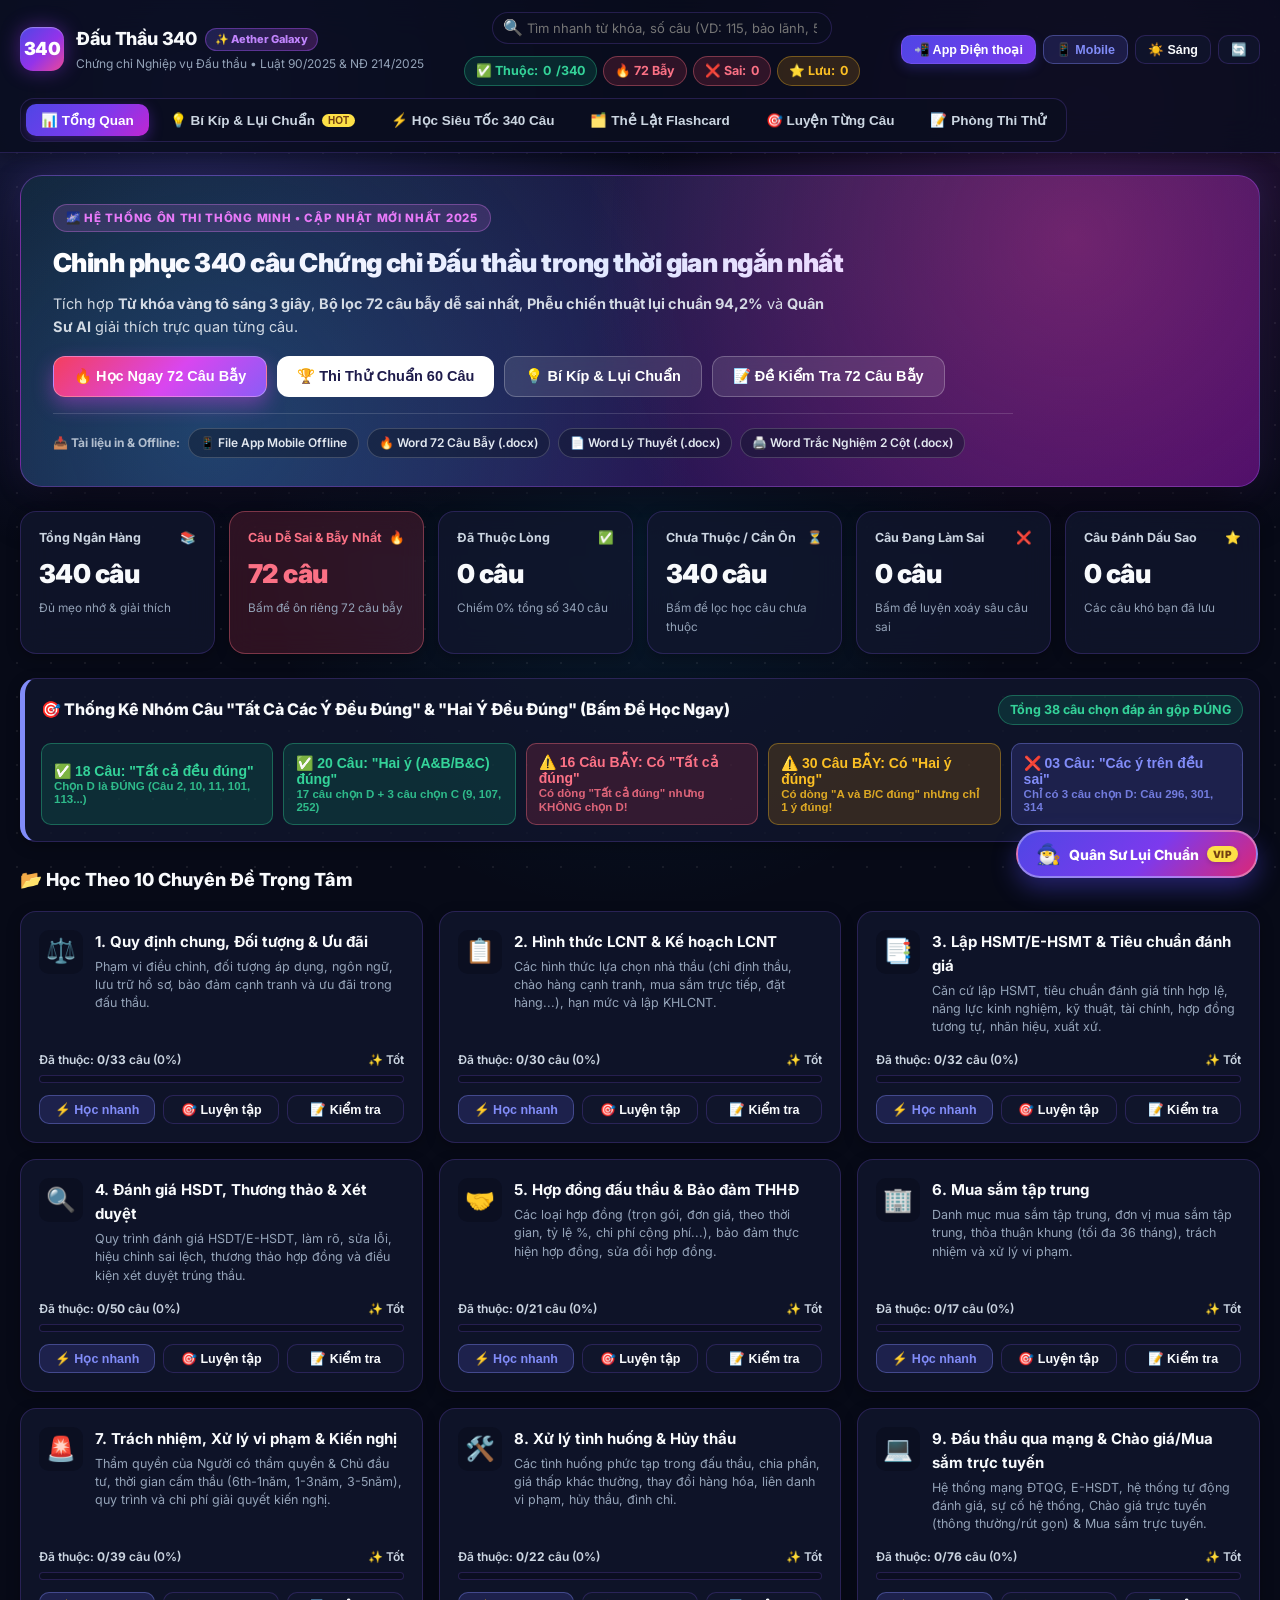
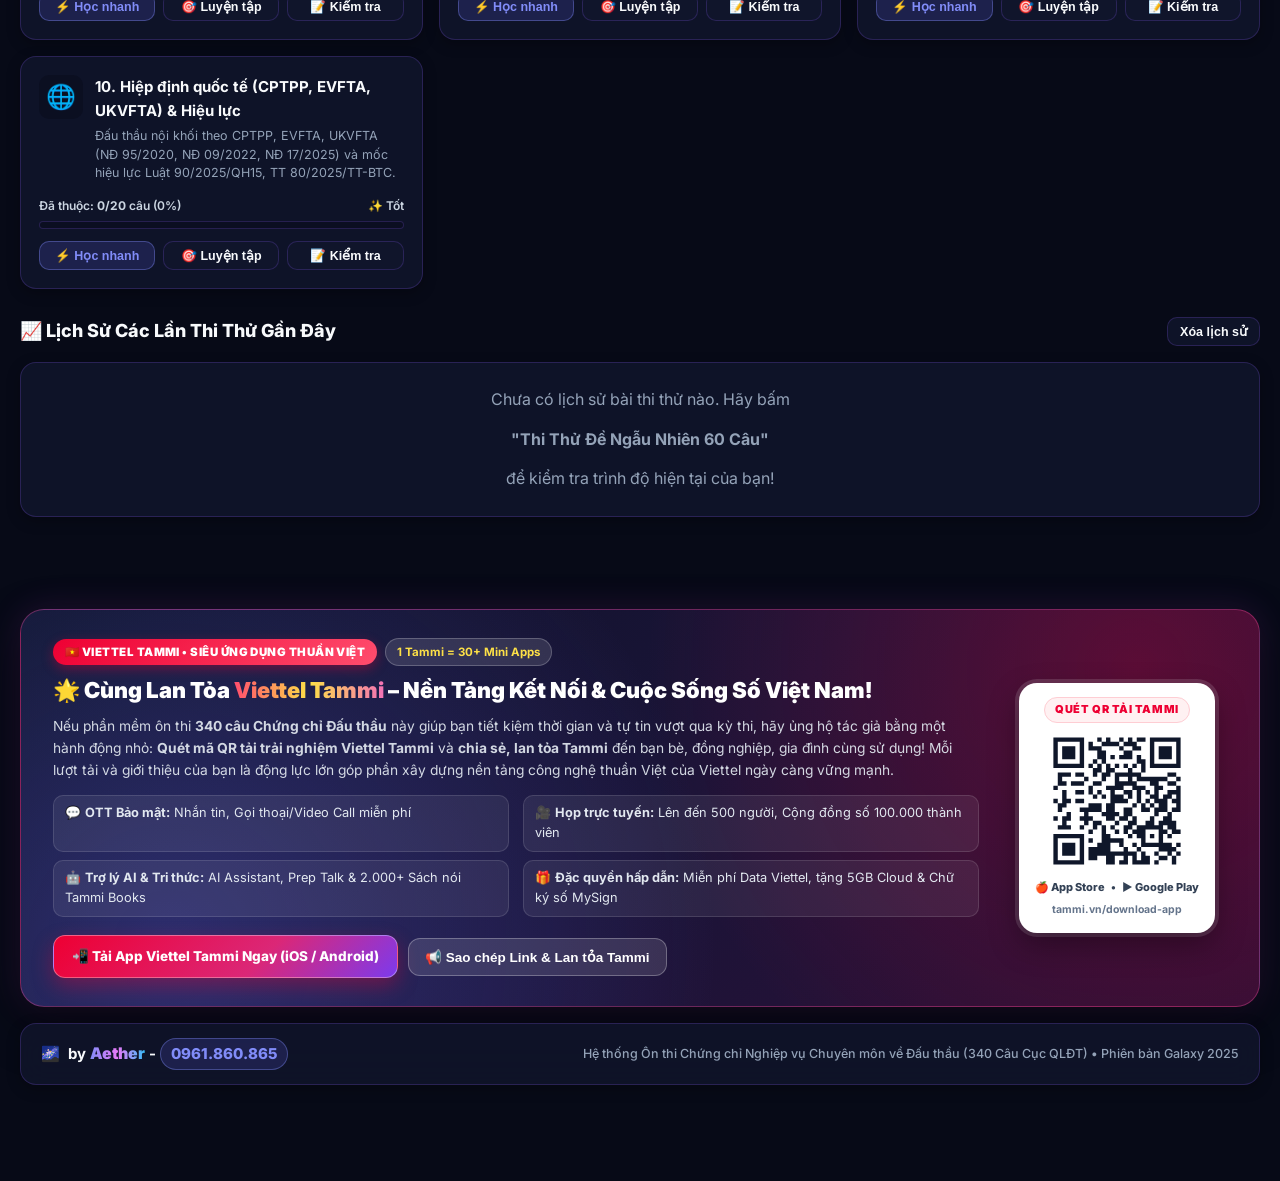
<file: index.html>
<!DOCTYPE html>
<html lang="vi" data-theme="dark">
<head>
  <meta charset="UTF-8" />
  <meta name="viewport" content="width=device-width, initial-scale=1.0, maximum-scale=1.0, user-scalable=no, viewport-fit=cover" />
  <meta name="theme-color" content="#090d1f" />
  <meta name="apple-mobile-web-app-capable" content="yes" />
  <meta name="apple-mobile-web-app-status-bar-style" content="black-translucent" />
  <meta name="apple-mobile-web-app-title" content="Đấu Thầu 340" />
  <link rel="manifest" href="manifest.json" />
  <title>Đấu Thầu 340 • Aether Galaxy – Học Siêu Tốc, Mẹo Lụi Chuẩn & Thi Thử</title>
  <link rel="preconnect" href="https://fonts.googleapis.com">
  <link rel="preconnect" href="https://fonts.gstatic.com" crossorigin>
  <link href="https://fonts.googleapis.com/css2?family=Inter:wght@400;500;600;700;800;900&display=swap" rel="stylesheet">
  <link rel="stylesheet" href="styles.css" />
</head>
<body>
  <!-- Header -->
  <header class="app-header">
    <div class="header-top">
      <div class="brand" onclick="switchTab('tab-dashboard')" style="cursor:pointer;">
        <div class="brand-logo">340</div>
        <div class="brand-text">
          <div style="display:flex; align-items:center; gap:8px; flex-wrap:wrap;">
            <h1>Đấu Thầu 340</h1>
            <span class="galaxy-pill-badge">✨ Aether Galaxy</span>
          </div>
          <p>Chứng chỉ Nghiệp vụ Đấu thầu • Luật 90/2025 & NĐ 214/2025</p>
        </div>
      </div>

      <div class="header-center-bar">
        <div class="search-input-wrap header-search-wrap">
          <span class="search-icon">🔍</span>
          <input type="text" id="global-keyword-search" class="input-control" placeholder="Tìm nhanh từ khóa, số câu (VD: 115, bảo lãnh, 500 triệu)..." />
        </div>

        <div class="header-stats-bar">
          <span class="mini-stat success" onclick="openSpeedWithFilter('MASTERED')" style="cursor:pointer;" title="Số câu bạn đã đánh dấu thuộc lòng">
            ✅ Thuộc: <strong id="hdr-mastered">0</strong>/340
          </span>
          <span class="mini-stat danger" onclick="openSpeedWithFilter('TRAP')" style="cursor:pointer;" title="Bấm để xem 72 câu bẫy dễ sai nhất">
            🔥 72 Bẫy
          </span>
          <span class="mini-stat danger" onclick="openPracticeWithFilter('WRONG')" style="cursor:pointer;" title="Số câu bạn từng chọn sai">
            ❌ Sai: <strong id="hdr-wrong">0</strong>
          </span>
          <span class="mini-stat warning" onclick="openSpeedWithFilter('BOOKMARKED')" style="cursor:pointer;" title="Số câu bạn đánh dấu sao">
            ⭐ Lưu: <strong id="hdr-bookmarked">0</strong>
          </span>
        </div>
      </div>

      <div class="header-actions">
        <button class="btn btn-sm btn-primary" id="btn-open-qr-modal" title="Quét mã QR hoặc tải bản Mobile Offline về điện thoại">
          📲 App Điện thoại
        </button>
        <button class="btn btn-sm btn-outline-primary" id="btn-mobile-view-toggle" title="Chuyển đổi giao diện Điện thoại / Máy tính">
          📱 Mobile
        </button>
        <button class="btn btn-sm" id="btn-theme-toggle" title="Đổi giao diện Galaxy Tối / Sáng">
          ☀️ Sáng
        </button>
        <button class="btn btn-sm" id="btn-reset-progress" title="Xóa tiến độ học để học lại từ đầu">
          🔄
        </button>
      </div>
    </div>

    <div class="nav-tabs-wrapper">
      <nav class="nav-tabs">
        <button class="nav-tab active" data-tab="tab-dashboard">
          📊 Tổng Quan
        </button>
        <button class="nav-tab" data-tab="tab-tips">
          💡 Bí Kíp & Lụi Chuẩn <span class="nav-badge">HOT</span>
        </button>
        <button class="nav-tab" data-tab="tab-speed">
          ⚡ Học Siêu Tốc 340 Câu
        </button>
        <button class="nav-tab" data-tab="tab-flashcard">
          🗂️ Thẻ Lật Flashcard
        </button>
        <button class="nav-tab" data-tab="tab-practice">
          🎯 Luyện Từng Câu
        </button>
        <button class="nav-tab" data-tab="tab-exam">
          📝 Phòng Thi Thử
        </button>
      </nav>
    </div>
  </header>

  <!-- Main Content -->
  <main class="main-container">
    <!-- TAB 1: DASHBOARD -->
    <section id="tab-dashboard" class="tab-panel active">
      <div class="hero-banner">
        <div class="hero-content">
          <div class="hero-eyebrow">🌌 HỆ THỐNG ÔN THI THÔNG MINH • CẬP NHẬT MỚI NHẤT 2025</div>
          <h2>Chinh phục 340 câu Chứng chỉ Đấu thầu trong thời gian ngắn nhất</h2>
          <p>
            Tích hợp <strong>Từ khóa vàng tô sáng 3 giây</strong>, <strong>Bộ lọc 72 câu bẫy dễ sai nhất</strong>, <strong>Phễu chiến thuật lụi chuẩn 94,2%</strong> và <strong>Quân Sư AI</strong> giải thích trực quan từng câu.
          </p>
          <div class="hero-actions">
            <button class="btn btn-lg btn-galaxy-cta" onclick="openSpeedWithFilter('TRAP')">
              🔥 Học Ngay 72 Câu Bẫy
            </button>
            <button class="btn btn-lg btn-white" onclick="startQuickExam(60, 60)">
              🏆 Thi Thử Chuẩn 60 Câu
            </button>
            <button class="btn btn-lg btn-glass" onclick="switchTab('tab-tips')">
              💡 Bí Kíp & Lụi Chuẩn
            </button>
            <button class="btn btn-lg btn-glass" onclick="startTrapExam()">
              📝 Đề Kiểm Tra 72 Câu Bẫy
            </button>
          </div>

          <div class="hero-downloads-bar">
            <span class="hero-dl-label">📥 Tài liệu in & Offline:</span>
            <a class="hero-dl-chip" href="On_Thi_Dau_Thau_340_Mobile_Offline.html" download>
              📱 File App Mobile Offline
            </a>
            <a class="hero-dl-chip" href="3_Bo_72_Cau_Hoi_De_Sai_Va_Nhieu_Bay_Nhat.docx" download>
              🔥 Word 72 Câu Bẫy (.docx)
            </a>
            <a class="hero-dl-chip" href="1_Tai_Lieu_Hoc_Ly_Thuyet_Va_Meo_Nho_340_Cau_Dau_Thau.docx" download>
              📄 Word Lý Thuyết (.docx)
            </a>
            <a class="hero-dl-chip" href="2_Bo_De_Trac_Nghiem_340_Cau_In_Tiet_Kiem_Giay.docx" download>
              🖨️ Word Trắc Nghiệm 2 Cột (.docx)
            </a>
          </div>
        </div>
      </div>

      <div class="stats-grid">
        <div class="stat-card" onclick="openSpeedWithFilter('ALL')">
          <div class="stat-card-header">
            <span>Tổng Ngân Hàng</span>
            <span>📚</span>
          </div>
          <div class="stat-card-value">340 câu</div>
          <div class="stat-card-sub">Đủ mẹo nhớ & giải thích</div>
        </div>

        <div class="stat-card" onclick="openSpeedWithFilter('TRAP')" style="border-color: var(--danger-border); background: var(--danger-light);">
          <div class="stat-card-header">
            <span style="color:var(--danger)">Câu Dễ Sai & Bẫy Nhất</span>
            <span>🔥</span>
          </div>
          <div class="stat-card-value" style="color:var(--danger)">72 câu</div>
          <div class="stat-card-sub">Bấm để ôn riêng 72 câu bẫy</div>
        </div>

        <div class="stat-card" onclick="openSpeedWithFilter('MASTERED')">
          <div class="stat-card-header">
            <span>Đã Thuộc Lòng</span>
            <span>✅</span>
          </div>
          <div class="stat-card-value" id="dash-mastered">0</div>
          <div class="stat-card-sub" id="dash-mastered-pct">Chiếm 0% tổng số câu</div>
        </div>

        <div class="stat-card" onclick="openSpeedWithFilter('UNLEARNED')">
          <div class="stat-card-header">
            <span>Chưa Thuộc / Cần Ôn</span>
            <span>⏳</span>
          </div>
          <div class="stat-card-value" id="dash-unlearned">340</div>
          <div class="stat-card-sub">Bấm để lọc học câu chưa thuộc</div>
        </div>

        <div class="stat-card" onclick="openPracticeWithFilter('WRONG')">
          <div class="stat-card-header">
            <span>Câu Đang Làm Sai</span>
            <span>❌</span>
          </div>
          <div class="stat-card-value" id="dash-wrong">0</div>
          <div class="stat-card-sub">Bấm để luyện xoáy sâu câu sai</div>
        </div>

        <div class="stat-card" onclick="openSpeedWithFilter('BOOKMARKED')">
          <div class="stat-card-header">
            <span>Câu Đánh Dấu Sao</span>
            <span>⭐</span>
          </div>
          <div class="stat-card-value" id="dash-bookmarked">0</div>
          <div class="stat-card-sub">Các câu khó bạn đã lưu</div>
        </div>
      </div>

      <!-- Thống kê nhanh nhóm câu Tất cả đều đúng / Hai ý đúng / Câu bẫy -->
      <div class="toolbar-card" style="margin-bottom: 24px; border-left: 5px solid var(--primary);">
        <div style="display:flex; justify-content:space-between; align-items:center; flex-wrap:wrap; gap:8px;">
          <h3 style="font-size:16px; font-weight:800; color:var(--text-main);">
            🎯 Thống Kê Nhóm Câu "Tất Cả Các Ý Đều Đúng" & "Hai Ý Đều Đúng" (Bấm Để Học Ngay)
          </h3>
          <span class="mini-stat success">Tổng 38 câu chọn đáp án gộp ĐÚNG</span>
        </div>
        <div style="display:grid; grid-template-columns: repeat(auto-fit, minmax(220px, 1fr)); gap:10px; margin-top:4px;">
          <button class="btn btn-outline-success" style="justify-content:flex-start; text-align:left; padding:10px 12px;" onclick="openSpeedWithFilter('ALL_CORRECT_18')">
            <div>
              <div style="font-weight:800; font-size:14px;">✅ 18 Câu: "Tất cả đều đúng"</div>
              <div style="font-size:11.5px; opacity:0.85;">Chọn D là ĐÚNG (Câu 2, 10, 11, 101, 113...)</div>
            </div>
          </button>
          <button class="btn btn-outline-success" style="justify-content:flex-start; text-align:left; padding:10px 12px;" onclick="openSpeedWithFilter('TWO_CORRECT_20')">
            <div>
              <div style="font-weight:800; font-size:14px;">✅ 20 Câu: "Hai ý (A&B/B&C) đúng"</div>
              <div style="font-size:11.5px; opacity:0.85;">17 câu chọn D + 3 câu chọn C (9, 107, 252)</div>
            </div>
          </button>
          <button class="btn btn-outline-danger" style="justify-content:flex-start; text-align:left; padding:10px 12px;" onclick="openSpeedWithFilter('TRAP_ALL_16')">
            <div>
              <div style="font-weight:800; font-size:14px;">⚠️ 16 Câu BẪY: Có "Tất cả đúng"</div>
              <div style="font-size:11.5px; opacity:0.85;">Có dòng "Tất cả đúng" nhưng KHÔNG chọn D!</div>
            </div>
          </button>
          <button class="btn btn-outline-warning" style="justify-content:flex-start; text-align:left; padding:10px 12px;" onclick="openSpeedWithFilter('TRAP_TWO_30')">
            <div>
              <div style="font-weight:800; font-size:14px;">⚠️ 30 Câu BẪY: Có "Hai ý đúng"</div>
              <div style="font-size:11.5px; opacity:0.85;">Có dòng "A và B/C đúng" nhưng chỉ 1 ý đúng!</div>
            </div>
          </button>
          <button class="btn btn-outline-primary" style="justify-content:flex-start; text-align:left; padding:10px 12px;" onclick="openSpeedWithFilter('ALL_WRONG_3')">
            <div>
              <div style="font-weight:800; font-size:14px;">❌ 03 Câu: "Các ý trên đều sai"</div>
              <div style="font-size:11.5px; opacity:0.85;">Chỉ có 3 câu chọn D: Câu 296, 301, 314</div>
            </div>
          </button>
        </div>
      </div>

      <div class="section-header">
        <div class="section-title">📂 Học Theo 10 Chuyên Đề Trọng Tâm</div>
      </div>
      <div id="topics-grid-container" class="topics-grid"></div>

      <div class="section-header">
        <div class="section-title">📈 Lịch Sử Các Lần Thi Thử Gần Đây</div>
        <button class="btn btn-sm" id="btn-clear-history">Xóa lịch sử</button>
      </div>
      <div id="exam-history-container"></div>
    </section>

    <!-- TAB 2: MASTER TIPS (BÍ KÍP & MẸO NHỚ NHANH) -->
    <section id="tab-tips" class="tab-panel">
      <div class="toolbar-card">
        <div class="toolbar-row" style="justify-content: space-between;">
          <div>
            <h2 style="font-size: 18px; font-weight: 800; margin-bottom: 4px;">
              💡 Tổng Hợp Bí Kíp & Mẹo Ghi Nhớ Hệ Thống 340 Câu
            </h2>
            <p style="font-size: 13px; color: var(--text-secondary);">
              Đọc kỹ 6 bảng quy luật dưới đây giúp bạn giải quyết nhanh hơn 200/340 câu chỉ trong 3 giây! <strong>Chạm vào từng nút [Câu #]</strong> để xem ngay câu hỏi đó.
            </p>
          </div>
          <div class="search-input-wrap" style="max-width: 340px;">
            <span class="search-icon">🔍</span>
            <input type="text" id="tips-search-input" class="input-control" placeholder="Tìm mẹo (VD: 500 triệu, 05 ngày, cấm thầu, bẫy...)" />
          </div>
        </div>
      </div>

      <div id="master-tips-container"></div>
    </section>

    <!-- TAB 3: SPEED STUDY (HỌC SIÊU TỐC 340 CÂU) -->
    <section id="tab-speed" class="tab-panel">
      <div class="toolbar-card collapsible-mobile expanded" id="speed-toolbar-card">
        <button class="btn mobile-filter-toggle-btn" onclick="toggleMobileFilter('speed-toolbar-card')">
          <span>🌪️ Bộ lọc & Chế độ Học Siêu Tốc</span>
          <span>Ẩn/Hiện ▾</span>
        </button>

        <div class="toolbar-collapsible-body">
          <div class="toolbar-row">
            <div class="search-input-wrap">
              <span class="search-icon">🔍</span>
              <input type="text" id="speed-search" class="input-control" placeholder="Tìm số câu (VD: 104) hoặc từ khóa..." />
            </div>

            <select id="speed-topic-filter" class="select-control">
              <option value="ALL">📂 Tất cả 10 chủ đề (340 câu)</option>
            </select>

            <select id="speed-range-filter" class="select-control">
              <option value="ALL">🔢 Tất cả cụm câu (1 - 340)</option>
              <option value="1-50">Cụm 1: Câu 1 – 50</option>
              <option value="51-100">Cụm 2: Câu 51 – 100</option>
              <option value="101-150">Cụm 3: Câu 101 – 150</option>
              <option value="151-200">Cụm 4: Câu 151 – 200</option>
              <option value="201-250">Cụm 5: Câu 201 – 250</option>
              <option value="251-300">Cụm 6: Câu 251 – 300</option>
              <option value="301-340">Cụm 7: Câu 301 – 340</option>
            </select>

            <select id="speed-status-filter" class="select-control">
              <option value="ALL">📌 Mọi trạng thái (340 câu)</option>
              <option value="TRAP">🔥 72 Câu Dễ Sai & Nhiều Bẫy Nhất</option>
              <option value="ALL_CORRECT_18">✅ 18 Câu chọn "Tất cả các ý đều đúng"</option>
              <option value="TWO_CORRECT_20">✅ 20 Câu chọn "Hai ý (A&B / B&C) đều đúng"</option>
              <option value="COMBINED_38">✅ Tổng 38 Câu chọn Đáp án gộp ĐÚNG</option>
              <option value="TRAP_ALL_16">⚠️ 16 Câu BẪY có "Tất cả đúng" nhưng KHÔNG chọn</option>
              <option value="TRAP_TWO_30">⚠️ 30 Câu BẪY có "Hai ý đúng" nhưng KHÔNG chọn</option>
              <option value="ALL_WRONG_3">❌ 03 Câu chọn "Các phương án trên đều sai"</option>
              <option value="UNLEARNED">⏳ Chưa thuộc</option>
              <option value="MASTERED">✅ Đã thuộc lòng</option>
              <option value="WRONG">❌ Câu hay làm sai</option>
              <option value="BOOKMARKED">⭐ Câu đánh dấu sao</option>
            </select>
          </div>

          <div style="display:flex; align-items:center; gap:6px; flex-wrap:wrap;">
            <span style="font-size:12px; font-weight:700; color:var(--text-muted);">🏷️ Từ khóa tra nhanh:</span>
            <button class="q-chip" onclick="quickKeywordSearch('05 ngày làm việc')">05 ngày làm việc</button>
            <button class="q-chip" onclick="quickKeywordSearch('03 ngày làm việc')">03 ngày làm việc</button>
            <button class="q-chip" onclick="quickKeywordSearch('500 triệu')">500 triệu</button>
            <button class="q-chip" onclick="quickKeywordSearch('hợp đồng tương tự')">Hợp đồng tương tự</button>
            <button class="q-chip" onclick="quickKeywordSearch('cấm tham gia')">Cấm thầu</button>
            <button class="q-chip" onclick="quickKeywordSearch('kiến nghị')">Kiến nghị</button>
            <button class="q-chip" onclick="quickKeywordSearch('liên danh')">Liên danh</button>
            <button class="q-chip" onclick="quickKeywordSearch('chào giá trực tuyến')">Chào giá trực tuyến</button>
            <button class="q-chip" onclick="quickKeywordSearch('mua sắm trực tuyến')">Mua sắm trực tuyến</button>
            <button class="q-chip" onclick="quickKeywordSearch('mua sắm tập trung')">Mua sắm tập trung</button>
            <button class="q-chip" onclick="quickKeywordSearch('bảo đảm thực hiện hợp đồng')">Bảo đảm THHĐ</button>
            <button class="q-chip" onclick="quickKeywordSearch('hủy thầu')">Hủy thầu</button>
            <button class="q-chip" onclick="quickKeywordSearch('CPTPP')">CPTPP / Hiệp định</button>
            <button class="q-chip" style="color:var(--danger); border-color:var(--danger-border);" onclick="quickKeywordSearch('')">✖ Xóa lọc từ khóa</button>
          </div>

          <div class="toolbar-row" style="justify-content: space-between;">
            <div class="mode-toggles">
              <label class="toggle-pill active" id="pill-hl-keywords">
                <input type="checkbox" id="chk-hl-keywords" checked style="display:none;" />
                ✨ Tô sáng Từ Khóa
              </label>

              <label class="toggle-pill" id="pill-only-correct">
                <input type="checkbox" id="chk-only-correct" style="display:none;" />
                🎯 Chỉ hiện Đáp Án Đúng
              </label>

              <label class="toggle-pill" id="pill-recall-mask">
                <input type="checkbox" id="chk-recall-mask" style="display:none;" />
                🙈 Tự nhẩm (Che đáp án)
              </label>

              <button class="btn btn-sm" id="btn-speed-shuffle">
                🔀 Xáo trộn
              </button>
            </div>

            <div style="font-size: 13px; color: var(--text-secondary); font-weight: 600;">
              Hiển thị: <strong id="speed-count-label">340</strong> câu
            </div>
          </div>
        </div>
      </div>

      <div id="speed-list-container"></div>

      <div class="pagination-bar" id="speed-pagination"></div>
    </section>

    <!-- TAB 4: FLASHCARDS (THẺ GHI NHỚ) -->
    <section id="tab-flashcard" class="tab-panel">
      <div class="toolbar-card">
        <div class="toolbar-row" style="justify-content: space-between;">
          <div style="display:flex; gap: 8px; flex-wrap: wrap; align-items: center; flex:1;">
            <select id="fc-topic-filter" class="select-control" style="flex:1; min-width:160px;">
              <option value="ALL">📂 Tất cả 10 chủ đề</option>
            </select>

            <select id="fc-status-filter" class="select-control" style="flex:1; min-width:160px;">
              <option value="ALL">📌 Tất cả thẻ (340)</option>
              <option value="TRAP">🔥 Chỉ 72 thẻ Câu Dễ Sai & Bẫy Nhất</option>
              <option value="ALL_CORRECT_18">✅ 18 Câu chọn "Tất cả đều đúng"</option>
              <option value="TWO_CORRECT_20">✅ 20 Câu chọn "Hai ý đều đúng"</option>
              <option value="TRAP_ALL_16">⚠️ 16 Câu BẪY có "Tất cả đều đúng"</option>
              <option value="TRAP_TWO_30">⚠️ 30 Câu BẪY có "Hai ý đều đúng"</option>
              <option value="ALL_WRONG_3">❌ 03 Câu chọn "Các ý đều sai"</option>
              <option value="UNLEARNED">⏳ Chỉ thẻ Chưa thuộc</option>
              <option value="WRONG">❌ Chỉ thẻ Hay sai</option>
              <option value="BOOKMARKED">⭐ Chỉ thẻ Đánh dấu sao</option>
              <option value="MASTERED">✅ Chỉ thẻ Đã thuộc</option>
            </select>

            <button class="btn btn-sm btn-outline-primary" id="btn-fc-shuffle">
              🔀 Xáo trộn thẻ
            </button>
          </div>

          <div style="font-size: 13.5px; font-weight: 800; color: var(--primary);">
            Thẻ <span id="fc-index-label">1 / 340</span>
          </div>
        </div>
      </div>

      <div class="mobile-swipe-hint">
        👆 Chạm vào thẻ để lật • Vuốt ngang Trái / Phải để chuyển thẻ tiếp theo
      </div>

      <div class="flashcard-container">
        <div class="flashcard-stage">
          <div class="flashcard-box" id="flashcard-box">
            <!-- Dynamic Flashcard Content -->
          </div>
          <div class="fc-hint">
            Phím tắt nhanh: <span class="kbd">Space</span> Lật thẻ • <span class="kbd">←</span> / <span class="kbd">→</span> Chuyển thẻ • <span class="kbd">1</span> Cần ôn lại • <span class="kbd">2</span> Đã thuộc lòng • <span class="kbd">S</span> Đánh dấu sao
          </div>
        </div>

        <div class="fc-controls">
          <button class="btn" id="btn-fc-prev">⬅️ Trước</button>
          <button class="btn btn-outline-warning" id="btn-fc-learning">⏳ Cần ôn</button>
          <button class="btn btn-primary" id="btn-fc-flip">🔄 Lật thẻ</button>
          <button class="btn btn-success" id="btn-fc-mastered">✅ Đã thuộc!</button>
          <button class="btn" id="btn-fc-next">Tiếp ➡️</button>
        </div>
      </div>
    </section>

    <!-- TAB 5: INTERACTIVE PRACTICE (LUYỆN TẬP TỪNG CÂU) -->
    <section id="tab-practice" class="tab-panel">
      <div class="toolbar-card collapsible-mobile" id="prac-toolbar-card">
        <button class="btn mobile-filter-toggle-btn" onclick="toggleMobileFilter('prac-toolbar-card')">
          <span>🎯 Bộ lọc Luyện Tập (<strong id="mob-prac-stat-inline">Đúng: 0 | Sai: 0</strong>)</span>
          <span>Đổi bộ lọc ▾</span>
        </button>

        <div class="toolbar-collapsible-body">
          <div class="toolbar-row" style="justify-content: space-between;">
            <div style="display:flex; gap: 10px; flex-wrap: wrap; align-items: center;">
              <select id="prac-topic-filter" class="select-control">
                <option value="ALL">📂 Tất cả 10 chủ đề (340 câu)</option>
              </select>

              <select id="prac-range-filter" class="select-control">
                <option value="ALL">🔢 Tất cả cụm câu (1 - 340)</option>
                <option value="1-50">Cụm 1: Câu 1 – 50</option>
                <option value="51-100">Cụm 2: Câu 51 – 100</option>
                <option value="101-150">Cụm 3: Câu 101 – 150</option>
                <option value="151-200">Cụm 4: Câu 151 – 200</option>
                <option value="201-250">Cụm 5: Câu 201 – 250</option>
                <option value="251-300">Cụm 6: Câu 251 – 300</option>
                <option value="301-340">Cụm 7: Câu 301 – 340</option>
              </select>

              <select id="prac-status-filter" class="select-control">
                <option value="ALL">📌 Tất cả câu hỏi</option>
                <option value="TRAP">🔥 Chỉ 72 câu Dễ Sai & Bẫy Nhất</option>
                <option value="ALL_CORRECT_18">✅ 18 Câu chọn "Tất cả đều đúng"</option>
                <option value="TWO_CORRECT_20">✅ 20 Câu chọn "Hai ý đều đúng"</option>
                <option value="TRAP_ALL_16">⚠️ 16 Câu BẪY có "Tất cả đều đúng"</option>
                <option value="TRAP_TWO_30">⚠️ 30 Câu BẪY có "Hai ý đều đúng"</option>
                <option value="ALL_WRONG_3">❌ 03 Câu chọn "Các ý đều sai"</option>
                <option value="UNLEARNED">⏳ Chỉ câu Chưa thuộc</option>
                <option value="WRONG">❌ Chỉ câu Hay làm sai</option>
                <option value="BOOKMARKED">⭐ Chỉ câu Đánh dấu sao</option>
                <option value="MASTERED">✅ Chỉ câu Đã thuộc</option>
              </select>

              <label class="toggle-pill" id="pill-prac-shuffle-q">
                <input type="checkbox" id="chk-prac-shuffle-q" style="display:none;" />
                🔀 Xáo trộn câu
              </label>

              <label class="toggle-pill" id="pill-prac-shuffle-opt">
                <input type="checkbox" id="chk-prac-shuffle-opt" style="display:none;" />
                🎲 Xáo trộn đáp án
              </label>
            </div>

            <div style="display:flex; align-items:center; gap: 8px;">
              <span style="font-size: 13px; font-weight: 700; color: var(--text-secondary);">
                Đúng: <strong id="prac-score-correct" style="color:var(--success)">0</strong> |
                Sai: <strong id="prac-score-wrong" style="color:var(--danger)">0</strong>
              </span>
              <button class="btn btn-sm" id="btn-prac-reset-session">Làm mới</button>
            </div>
          </div>
        </div>
      </div>

      <div class="mobile-swipe-hint">
        👆 Chạm chọn đáp án A/B/C/D • Vuốt ngang Trái / Phải để chuyển câu
      </div>

      <div class="exam-layout">
        <div id="prac-question-area"></div>

        <aside class="exam-sidebar">
          <div style="display:flex; justify-content:space-between; align-items:center; margin-bottom:10px;">
            <h3 style="font-size:14.5px; font-weight:800;">Bảng Câu Hỏi Luyện Tập</h3>
            <span id="prac-progress-text" style="font-size:12.5px; color:var(--text-muted); font-weight:600;">1 / 340</span>
          </div>
          <div id="prac-palette" class="palette-grid"></div>
          <div style="font-size: 12px; color: var(--text-muted); line-height: 1.5;">
            💡 <strong>Mẹo thao tác nhanh:</strong> Bấm phím <span class="kbd">A</span> <span class="kbd">B</span> <span class="kbd">C</span> <span class="kbd">D</span> hoặc <span class="kbd">1</span> <span class="kbd">2</span> <span class="kbd">3</span> <span class="kbd">4</span> để chọn đáp án; bấm <span class="kbd">Enter</span> hoặc <span class="kbd">→</span> để sang câu kế tiếp.
          </div>
        </aside>
      </div>
    </section>

    <!-- TAB 6: EXAM MODE (THI THỬ & KIỂM TRA XÁO TRỘN CÂU) -->
    <section id="tab-exam" class="tab-panel">
      <!-- Exam Setup View -->
      <div id="exam-setup-view">
        <div class="toolbar-card" style="padding: 20px;">
          <h2 style="font-size: 20px; font-weight: 800; margin-bottom: 6px;">
            📝 Phòng Thi Thử & Kiểm Tra Xáo Trộn Câu Hỏi
          </h2>
          <p style="font-size: 13.5px; color: var(--text-secondary); margin-bottom: 16px;">
            Chọn một chế độ đề thi chuẩn dưới đây hoặc tự cấu hình đề kiểm tra theo ý muốn.
          </p>

          <div class="stats-grid" style="margin-bottom: 20px;">
            <div class="stat-card" style="border-color: var(--primary-border); background: var(--primary-light);" onclick="startQuickExam(60, 60, 'ALL', true)">
              <div class="stat-card-header">
                <span style="color:var(--primary)">ĐỀ CHUẨN SÁT HẠCH</span>
                <span>🏆</span>
              </div>
              <div class="stat-card-value" style="color:var(--primary)">60 câu / 60p</div>
              <div class="stat-card-sub">Phân bổ đều 10 chủ đề • Xáo trộn</div>
            </div>

            <div class="stat-card" style="border-color: var(--danger-border); background: var(--danger-light);" onclick="startTrapExam()">
              <div class="stat-card-header">
                <span style="color:var(--danger)">ĐỀ 72 CÂU BẪY DỄ SAI</span>
                <span>🔥</span>
              </div>
              <div class="stat-card-value" style="color:var(--danger)">72 câu / 60p</div>
              <div class="stat-card-sub">Kiểm tra riêng 72 câu nhiều bẫy nhất</div>
            </div>

            <div class="stat-card" onclick="startQuickExam(30, 30, 'ALL', false)">
              <div class="stat-card-header">
                <span>ĐỀ KIỂM TRA NHANH</span>
                <span>⚡</span>
              </div>
              <div class="stat-card-value">30 câu / 30p</div>
              <div class="stat-card-sub">Lấy ngẫu nhiên 30 câu bất kỳ</div>
            </div>

            <div class="stat-card" onclick="startWeaknessExam()">
              <div class="stat-card-header">
                <span>ĐỀ XOÁY SÂU CÂU SAI</span>
                <span>🎯</span>
              </div>
              <div class="stat-card-value">Ôn Điểm Yếu</div>
              <div class="stat-card-sub">Ưu tiên câu bạn làm sai / chưa thuộc</div>
            </div>
          </div>

          <div style="border-top: 1px solid var(--border-color); padding-top: 16px;">
            <h3 style="font-size: 15px; font-weight: 800; margin-bottom: 12px;">⚙️ Tự Tạo Đề Kiểm Tra Tùy Chỉnh</h3>
            <div class="toolbar-row" style="gap: 12px;">
              <div style="flex:1; min-width:140px;">
                <label style="display:block; font-size:12px; font-weight:700; margin-bottom:4px;">Số lượng câu:</label>
                <select id="custom-exam-count" class="select-control">
                  <option value="20">20 câu</option>
                  <option value="30">30 câu</option>
                  <option value="50">50 câu</option>
                  <option value="60" selected>60 câu (Chuẩn thi)</option>
                  <option value="100">100 câu</option>
                  <option value="340">Tất cả (340 câu)</option>
                </select>
              </div>

              <div style="flex:1; min-width:140px;">
                <label style="display:block; font-size:12px; font-weight:700; margin-bottom:4px;">Thời gian:</label>
                <select id="custom-exam-time" class="select-control">
                  <option value="15">15 phút</option>
                  <option value="30">30 phút</option>
                  <option value="45">45 phút</option>
                  <option value="60" selected>60 phút</option>
                  <option value="90">90 phút</option>
                  <option value="0">Không giới hạn</option>
                </select>
              </div>

              <div style="flex:1; min-width:180px;">
                <label style="display:block; font-size:12px; font-weight:700; margin-bottom:4px;">Chủ đề kiểm tra:</label>
                <select id="custom-exam-topic" class="select-control">
                  <option value="ALL">Tất cả 10 chủ đề</option>
                </select>
              </div>

              <div style="flex:1; min-width:160px;">
                <label style="display:block; font-size:12px; font-weight:700; margin-bottom:4px;">Từ câu – Đến câu:</label>
                <div style="display:flex; align-items:center; gap:6px;">
                  <input type="number" id="custom-exam-from" class="input-control" value="1" min="1" max="340" />
                  <span>-</span>
                  <input type="number" id="custom-exam-to" class="input-control" value="340" min="1" max="340" />
                </div>
              </div>
            </div>

            <div class="toolbar-row" style="margin-top: 14px; justify-content: space-between;">
              <div class="mode-toggles">
                <label class="toggle-pill active" id="pill-exam-shuffle-q">
                  <input type="checkbox" id="chk-exam-shuffle-q" checked style="display:none;" />
                  🔀 Xáo trộn câu hỏi
                </label>
                <label class="toggle-pill" id="pill-exam-shuffle-opt">
                  <input type="checkbox" id="chk-exam-shuffle-opt" style="display:none;" />
                  🎲 Xáo trộn phương án
                </label>
              </div>

              <button class="btn btn-lg btn-primary" id="btn-start-custom-exam" style="width:100%; max-width:320px;">
                🚀 Bắt Đầu Làm Bài Kiểm Tra
              </button>
            </div>
          </div>
        </div>
      </div>

      <!-- Active Exam & Result View -->
      <div id="exam-active-view" style="display:none;">
        <div id="exam-result-banner" style="display:none; margin-bottom: 16px;"></div>

        <div class="exam-layout">
          <div id="exam-main-column">
            <!-- Single question or full review list -->
          </div>

          <aside class="exam-sidebar">
            <div class="timer-box" id="exam-timer-display">60:00</div>

            <div style="display:flex; justify-content:space-between; font-size:13px; font-weight:700; margin-bottom:10px;">
              <span>Đã trả lời: <strong id="exam-answered-count">0/60</strong></span>
              <span>Đặt cờ: <strong id="exam-flagged-count">0</strong></span>
            </div>

            <div id="exam-palette" class="palette-grid"></div>

            <div style="display:flex; flex-direction:column; gap:8px;">
              <button class="btn btn-primary" id="btn-submit-exam" style="width:100%;">
                📤 Nộp Bài & Chấm Điểm
              </button>
              <button class="btn btn-sm" id="btn-exit-exam" style="width:100%;">
                ⬅️ Quay lại tạo đề mới
              </button>
            </div>
          </aside>
        </div>
      </div>
    </section>
  </main>

  <!-- Galaxy Footer: Author Credit (by Aether - 0961.860.865) & Viettel Tammi Call-to-Action + QR -->
  <footer class="galaxy-footer">
    <div class="galaxy-footer-inner">
      <div class="tammi-showcase-card">
        <div class="tammi-content-col">
          <div class="tammi-badge-row">
            <span class="tammi-brand-pill">🇻🇳 VIETTEL TAMMI • SIÊU ỨNG DỤNG THUẦN VIỆT</span>
            <span class="tammi-sub-pill">1 Tammi = 30+ Mini Apps</span>
          </div>
          <h3 class="tammi-headline">
            🌟 Cùng Lan Tỏa <span>Viettel Tammi</span> – Nền Tảng Kết Nối & Cuộc Sống Số Việt Nam!
          </h3>
          <p class="tammi-desc">
            Nếu phần mềm ôn thi <strong>340 câu Chứng chỉ Đấu thầu</strong> này giúp bạn tiết kiệm thời gian và tự tin vượt qua kỳ thi, hãy ủng hộ tác giả bằng một hành động nhỏ: <strong>Quét mã QR tải trải nghiệm Viettel Tammi</strong> và <strong>chia sẻ, lan tỏa Tammi</strong> đến bạn bè, đồng nghiệp, gia đình cùng sử dụng! Mỗi lượt tải và giới thiệu của bạn là động lực lớn góp phần xây dựng nền tảng công nghệ thuần Việt của Viettel ngày càng vững mạnh.
          </p>

          <div class="tammi-features-grid">
            <div class="tammi-feat-item">💬 <strong>OTT Bảo mật:</strong> Nhắn tin, Gọi thoại/Video Call miễn phí</div>
            <div class="tammi-feat-item">🎥 <strong>Họp trực tuyến:</strong> Lên đến 500 người, Cộng đồng số 100.000 thành viên</div>
            <div class="tammi-feat-item">🤖 <strong>Trợ lý AI & Tri thức:</strong> AI Assistant, Prep Talk & 2.000+ Sách nói Tammi Books</div>
            <div class="tammi-feat-item">🎁 <strong>Đặc quyền hấp dẫn:</strong> Miễn phí Data Viettel, tặng 5GB Cloud & Chữ ký số MySign</div>
          </div>

          <div class="tammi-cta-row">
            <a href="https://tammi.vn/download-app" target="_blank" rel="noopener noreferrer" class="btn btn-tammi-download">
              📲 Tải App Viettel Tammi Ngay (iOS / Android)
            </a>
            <button type="button" class="btn btn-tammi-share" id="btn-share-tammi" onclick="shareTammiApp()">
              📢 Sao chép Link & Lan tỏa Tammi
            </button>
          </div>
        </div>

        <div class="tammi-qr-col">
          <div class="tammi-qr-box">
            <div class="tammi-qr-label-top">QUÉT QR TẢI TAMMI</div>
            <a href="https://tammi.vn/download-app" target="_blank" rel="noopener noreferrer" title="Quét QR hoặc bấm để tải Viettel Tammi">
              <div class="tammi-qr-svg-wrap">
                <svg xmlns="http://www.w3.org/2000/svg" width="136" height="136" viewBox="0 0 124 124" class="segno"><path transform="scale(4)" class="qrline" stroke="#0f172a" d="M1 1.5h7m3 0h1m1 0h1m2 0h1m1 0h1m1 0h2m1 0h7m-29 1h1m5 0h1m1 0h1m2 0h4m1 0h3m3 0h1m5 0h1m-29 1h1m1 0h3m1 0h1m1 0h3m4 0h1m2 0h2m2 0h1m1 0h3m1 0h1m-29 1h1m1 0h3m1 0h1m3 0h2m4 0h2m4 0h1m1 0h3m1 0h1m-29 1h1m1 0h3m1 0h1m3 0h2m1 0h1m1 0h3m1 0h1m2 0h1m1 0h3m1 0h1m-29 1h1m5 0h1m2 0h1m1 0h1m7 0h2m1 0h1m5 0h1m-29 1h7m1 0h1m1 0h1m1 0h1m1 0h1m1 0h1m1 0h1m1 0h1m1 0h7m-20 1h2m1 0h2m3 0h1m2 0h1m-20 1h3m1 0h2m2 0h1m1 0h2m1 0h6m6 0h2m-27 1h1m5 0h1m3 0h1m2 0h1m2 0h1m1 0h7m2 0h1m-28 1h2m1 0h3m2 0h2m3 0h5m3 0h2m2 0h2m-28 1h1m7 0h1m3 0h4m2 0h3m2 0h2m3 0h1m-27 1h1m2 0h2m1 0h1m1 0h1m2 0h1m2 0h2m1 0h1m1 0h1m1 0h1m2 0h3m-27 1h1m6 0h1m1 0h1m1 0h3m1 0h1m1 0h1m2 0h2m1 0h2m1 0h1m-29 1h1m1 0h2m1 0h2m6 0h4m2 0h1m1 0h1m1 0h3m1 0h2m-28 1h2m5 0h3m1 0h2m4 0h1m1 0h1m1 0h1m1 0h2m2 0h1m-28 1h1m4 0h5m1 0h2m2 0h2m2 0h2m1 0h3m1 0h2m-26 1h1m3 0h1m3 0h4m1 0h2m5 0h1m2 0h1m-27 1h1m1 0h2m2 0h3m3 0h2m1 0h2m1 0h1m3 0h1m2 0h2m-25 1h1m4 0h1m1 0h2m3 0h1m2 0h2m2 0h2m1 0h4m-27 1h3m2 0h1m2 0h1m1 0h1m1 0h1m2 0h2m1 0h6m1 0h2m-20 1h1m2 0h1m2 0h1m1 0h1m1 0h3m3 0h2m1 0h2m-29 1h7m4 0h2m4 0h1m1 0h2m1 0h1m1 0h1m1 0h1m-27 1h1m5 0h1m1 0h1m2 0h5m4 0h1m3 0h1m-25 1h1m1 0h3m1 0h1m3 0h3m2 0h1m2 0h1m1 0h7m1 0h1m-29 1h1m1 0h3m1 0h1m1 0h5m3 0h1m2 0h1m4 0h4m-28 1h1m1 0h3m1 0h1m1 0h11m1 0h1m2 0h1m2 0h1m1 0h1m-29 1h1m5 0h1m1 0h2m2 0h2m2 0h1m1 0h1m1 0h2m2 0h2m1 0h1m-28 1h7m5 0h2m1 0h2m1 0h4m1 0h1m3 0h1"/></svg>
              </div>
            </a>
            <div class="tammi-store-badges">
              <span>🍎 App Store</span>
              <span>•</span>
              <span>▶️ Google Play</span>
            </div>
            <div class="tammi-qr-url">tammi.vn/download-app</div>
          </div>
        </div>
      </div>

      <div class="footer-credit-bar">
        <div class="aether-signature">
          <span class="aether-orb">🌌</span>
          <span>by <strong>Aether</strong> - <a href="tel:0961860865" class="aether-phone">0961.860.865</a></span>
        </div>
        <div class="footer-meta-note">
          Hệ thống Ôn thi Chứng chỉ Nghiệp vụ Chuyên môn về Đấu thầu (340 Câu Cục QLĐT) • Phiên bản Galaxy 2025
        </div>
      </div>
    </div>
  </footer>

  <!-- Mobile Sticky Action Bar (Shown on Mobile during Practice or Active Exam) -->
  <div class="mobile-action-bar" id="mobile-action-bar">
    <button class="btn" id="mob-act-prev">⬅️ Trước</button>
    <button class="btn btn-outline-primary" id="mob-act-palette" style="flex:1;">
      📋 Bảng câu (<span id="mob-act-progress">1/60</span>)
    </button>
    <button class="btn btn-primary" id="mob-act-next">Tiếp ➡️</button>
  </div>

  <!-- Mobile Bottom Navigation Bar -->
  <nav class="mobile-bottom-nav" id="mobile-bottom-nav">
    <button class="mob-nav-item active" data-tab="tab-dashboard">
      <span class="mob-nav-icon">📊</span>
      <span class="mob-nav-label">Tổng quan</span>
    </button>
    <button class="mob-nav-item" data-tab="tab-tips">
      <span class="mob-nav-icon">💡</span>
      <span class="mob-nav-label">Mẹo nhớ</span>
    </button>
    <button class="mob-nav-item" data-tab="tab-speed">
      <span class="mob-nav-icon">⚡</span>
      <span class="mob-nav-label">Học nhanh</span>
    </button>
    <button class="mob-nav-item" data-tab="tab-flashcard">
      <span class="mob-nav-icon">🗂️</span>
      <span class="mob-nav-label">Thẻ lật</span>
    </button>
    <button class="mob-nav-item" data-tab="tab-practice">
      <span class="mob-nav-icon">🎯</span>
      <span class="mob-nav-label">Luyện câu</span>
    </button>
    <button class="mob-nav-item" data-tab="tab-exam">
      <span class="mob-nav-icon">📝</span>
      <span class="mob-nav-label">Thi thử</span>
    </button>
  </nav>

  <!-- Mobile Bottom-Sheet Drawer for Question Palette -->
  <div class="mobile-drawer-overlay" id="mobile-palette-drawer">
    <div class="mobile-drawer">
      <div class="drawer-handle"></div>
      <div style="display:flex; justify-content:space-between; align-items:center;">
        <h3 id="mob-drawer-title" style="font-size:16px; font-weight:800;">Bảng Chọn Câu Hỏi Nhanh</h3>
        <button class="btn btn-sm" id="btn-close-mob-drawer">✖ Đóng</button>
      </div>
      <div id="mob-drawer-timer-row" style="display:none; justify-content:space-between; align-items:center; padding:8px 12px; border-radius:8px; background:var(--primary-light); color:var(--primary); font-weight:800;">
        <span id="mob-drawer-timer">⏱️ 60:00</span>
        <span id="mob-drawer-answered">Đã làm: 0/60</span>
      </div>
      <div id="mob-drawer-grid" class="palette-grid" style="max-height:48vh;"></div>
      <div id="mob-drawer-exam-actions" style="display:none; gap:8px;">
        <button class="btn btn-primary" id="mob-drawer-submit-btn" style="flex:1;">📤 Nộp Bài Chấm Điểm</button>
        <button class="btn" id="mob-drawer-exit-btn">Thoát đề</button>
      </div>
    </div>
  </div>

  <!-- Modal for viewing a specific question from Master Cheat-Sheet -->
  <div class="modal-overlay" id="question-modal">
    <div class="modal-content">
      <div class="modal-header">
        <h3 id="modal-title" style="font-size: 17px; font-weight: 800;">Chi tiết câu hỏi</h3>
        <button class="btn btn-sm" id="btn-close-modal">✖ Đóng</button>
      </div>
      <div id="modal-body"></div>
    </div>
  </div>

  <!-- Modal for Mobile QR Code & Offline File Instructions -->
  <div class="modal-overlay" id="qr-mobile-modal">
    <div class="modal-content" style="max-width: 540px;">
      <div class="modal-header">
        <h3 style="font-size: 17px; font-weight: 800;">📲 Học & Luyện Thi Trên Điện Thoại</h3>
        <button class="btn btn-sm" id="btn-close-qr-modal">✖ Đóng</button>
      </div>
      <div style="display:flex; flex-direction:column; gap:16px;">
        <div style="background:var(--primary-light); border:1px solid var(--primary-border); border-radius:12px; padding:16px; text-align:center;">
          <h4 style="font-size:15px; font-weight:800; color:var(--primary); margin-bottom:6px;">
            Cách 1: Quét Mã QR Mở Trực Tuyến Trên Điện Thoại (Mọi mạng 4G/5G/Wi-Fi)
          </h4>
          <p style="font-size:13px; color:var(--text-secondary); margin-bottom:12px;">
            Dùng Camera iPhone hoặc Zalo trên điện thoại quét mã dưới đây để mở ngay:
          </p>
          <div style="background:#ffffff; padding:12px; border-radius:12px; display:inline-block; box-shadow:var(--shadow-sm);">
            <svg xmlns="http://www.w3.org/2000/svg" width="165" height="165" class="segno"><path transform="scale(5)" class="qrline" stroke="#000" d="M2 2.5h7m1 0h1m2 0h3m2 0h1m1 0h3m1 0h7m-29 1h1m5 0h1m1 0h2m4 0h1m3 0h1m1 0h1m1 0h1m5 0h1m-29 1h1m1 0h3m1 0h1m6 0h1m4 0h1m1 0h1m1 0h1m1 0h3m1 0h1m-29 1h1m1 0h3m1 0h1m1 0h1m1 0h2m1 0h5m1 0h1m2 0h1m1 0h3m1 0h1m-29 1h1m1 0h3m1 0h1m2 0h2m3 0h3m2 0h2m1 0h1m1 0h3m1 0h1m-29 1h1m5 0h1m5 0h2m5 0h2m1 0h1m5 0h1m-29 1h7m1 0h1m1 0h1m1 0h1m1 0h1m1 0h1m1 0h1m1 0h1m1 0h7m-21 1h1m7 0h3m1 0h1m-21 1h1m1 0h2m1 0h3m2 0h1m3 0h1m2 0h2m1 0h1m1 0h1m2 0h1m1 0h2m-28 1h4m4 0h1m1 0h1m2 0h1m1 0h1m2 0h6m3 0h1m-29 1h2m1 0h1m2 0h1m1 0h1m7 0h3m1 0h2m1 0h2m1 0h2m-27 1h1m2 0h2m1 0h2m1 0h5m1 0h1m2 0h1m1 0h1m1 0h2m3 0h1m-29 1h2m3 0h5m2 0h2m1 0h1m1 0h1m2 0h1m4 0h2m-27 1h3m1 0h1m3 0h1m2 0h1m1 0h4m2 0h1m1 0h2m3 0h3m-27 1h5m1 0h2m4 0h1m1 0h1m2 0h1m2 0h3m1 0h3m-28 1h4m2 0h5m2 0h3m1 0h1m2 0h1m1 0h1m3 0h1m-28 1h1m1 0h1m3 0h1m1 0h1m1 0h2m2 0h1m3 0h1m2 0h1m1 0h3m1 0h1m-26 1h1m1 0h2m1 0h1m2 0h2m1 0h1m1 0h1m2 0h1m1 0h1m2 0h1m1 0h3m-28 1h1m1 0h1m3 0h7m2 0h2m3 0h3m3 0h1m-25 1h1m1 0h1m4 0h2m1 0h1m1 0h5m1 0h1m2 0h1m2 0h1m-26 1h2m1 0h1m1 0h1m1 0h1m1 0h4m1 0h12m-19 1h1m4 0h1m4 0h1m1 0h1m3 0h5m-29 1h7m1 0h2m1 0h3m2 0h1m2 0h2m1 0h1m1 0h2m1 0h1m-28 1h1m5 0h1m1 0h1m6 0h1m4 0h1m3 0h2m2 0h1m-29 1h1m1 0h3m1 0h1m3 0h2m2 0h1m2 0h2m1 0h5m1 0h3m-29 1h1m1 0h3m1 0h1m1 0h1m1 0h1m3 0h3m3 0h2m2 0h2m2 0h1m-29 1h1m1 0h3m1 0h1m1 0h1m1 0h1m1 0h1m1 0h1m2 0h5m1 0h1m2 0h1m1 0h1m-29 1h1m5 0h1m2 0h1m1 0h1m1 0h1m1 0h1m2 0h1m1 0h1m3 0h2m1 0h1m-28 1h7m1 0h3m4 0h1m2 0h4m3 0h1m1 0h1"/></svg>
          </div>
          <div style="margin-top:8px; font-weight:800; font-size:15px; color:var(--primary);">
            https://trongphuhappy.github.io/dauthau/ (hoặc mạng nội bộ: http://192.168.22.9:8080)
          </div>
          <p style="font-size:12px; color:var(--text-muted); margin-top:4px;">
            *(Mẹo: Sau khi mở trên Safari/Chrome điện thoại, bấm <strong>"Chia sẻ -> Thêm vào màn hình chính"</strong> để cài thành App dùng Offline)*
          </p>
        </div>

        <div style="background:var(--success-light); border:1px solid var(--success-border); border-radius:12px; padding:16px;">
          <h4 style="font-size:15px; font-weight:800; color:var(--success); margin-bottom:6px;">
            Cách 2 (Khuyên dùng): Gửi 1 File Offline qua Zalo sang Điện thoại (Dùng mọi lúc không cần mạng!)
          </h4>
          <p style="font-size:13px; color:var(--text-main); margin-bottom:12px;">
            Toàn bộ 340 câu hỏi, 72 câu bẫy, mẹo nhớ và phòng thi đã được đóng gói gọn vào <strong>1 file duy nhất</strong>. Bạn chỉ cần gửi file này qua <strong>Zalo (Truyền file / Cloud của tôi)</strong> sang điện thoại là bấm mở học được ngay cả khi đi đường, dùng 4G hoặc tắt máy tính!
          </p>
          <a class="btn btn-success" href="On_Thi_Dau_Thau_340_Mobile_Offline.html" download style="width:100%;">
            📥 Tải File App Mobile Độc Lập (On_Thi_Dau_Thau_340_Mobile_Offline.html)
          </a>
        </div>
      </div>
    </div>
  </div>

  <!-- Floating "Quân Sư Đấu Thầu" Chatbot Widget (Bottom-Right) -->
  <div class="quansu-widget" id="quansu-widget">
    <!-- Chat Window -->
    <div class="quansu-window" id="quansu-window" aria-hidden="true">
      <div class="quansu-header">
        <div class="quansu-header-info">
          <div class="quansu-avatar">🧙‍♂️</div>
          <div>
            <div class="quansu-title">Quân Sư Đấu Thầu</div>
            <div class="quansu-subtitle">
              <span class="quansu-dot"></span> Chiến thuật Lụi Chuẩn • Xác suất 340 câu
            </div>
          </div>
        </div>
        <div class="quansu-header-actions">
          <button class="quansu-icon-btn" id="btn-quansu-reset" title="Xóa lịch sử trò chuyện">🔄</button>
          <button class="quansu-icon-btn" id="btn-quansu-close" title="Thu gọn Quân Sư">✖</button>
        </div>
      </div>

      <!-- Dynamic Context Banner for Current Question -->
      <div class="quansu-context-bar" id="quansu-context-bar">
        <span id="quansu-context-label">📌 Đang mở: <strong>Câu #1</strong></span>
        <button class="btn btn-sm btn-primary" id="btn-quansu-analyze-current" style="padding:4px 10px; font-size:12px;">
          🎯 Soi câu này
        </button>
      </div>

      <!-- Chat Messages Container -->
      <div class="quansu-messages" id="quansu-messages"></div>

      <!-- Quick Strategy Chips -->
      <div class="quansu-chips-bar" id="quansu-chips-bar">
        <button type="button" class="quansu-chip highlight" data-ask="ANALYZE_CURRENT">🎯 Soi câu đang mở</button>
        <button type="button" class="quansu-chip" data-ask="LONGEST_MYTH">🚨 Chọn câu dài nhất?</button>
        <button type="button" class="quansu-chip danger" data-ask="DEATH_WORDS">🔥 9 từ Tử Thần (Loại 94%)</button>
        <button type="button" class="quansu-chip success" data-ask="GOLDEN_WORDS">💎 8 từ Kim Cương</button>
        <button type="button" class="quansu-chip" data-ask="ALL_ABOVE_RULE">⚡ Mẹo Tất cả & A,B đúng</button>
        <button type="button" class="quansu-chip" data-ask="TRAP_16_LIST">⚠️ 16 câu BẪY Tất cả</button>
        <button type="button" class="quansu-chip" data-ask="NUMBER_RULE">🔢 Lụi nhanh Con số</button>
        <button type="button" class="quansu-chip" data-ask="CRAM_30_MIN">⏱️ Lộ trình 30 phút</button>
      </div>

      <!-- Input Box -->
      <form class="quansu-input-bar" id="quansu-form">
        <input
          type="text"
          id="quansu-input"
          class="quansu-input"
          placeholder="Nhập số câu (VD: 115), từ khóa, hoặc mẹo lụi..."
          autocomplete="off"
        />
        <button type="submit" class="quansu-send-btn" title="Gửi">➤</button>
      </form>
    </div>

    <!-- Floating Action Button (FAB) -->
    <button class="quansu-fab" id="quansu-fab" title="Mở Quân Sư Đấu Thầu - Bí kíp lụi chuẩn">
      <span class="quansu-fab-icon">🧙‍♂️</span>
      <span class="quansu-fab-text">Quân Sư Lụi Chuẩn</span>
      <span class="quansu-fab-badge">VIP</span>
    </button>
  </div>

  <!-- Scripts -->
  <script src="tips-data.js"></script>
  <script src="questions-data.js"></script>
  <script src="app.js"></script>
</body>
</html>
</file>
<file: styles.css>
:root {
  --bg-body: #f4f6fb;
  --bg-card: rgba(255, 255, 255, 0.9);
  --bg-subtle: #f1f5f9;
  --bg-hover: #e2e8f0;
  --text-main: #0f172a;
  --text-secondary: #334155;
  --text-muted: #64748b;
  --border-color: rgba(148, 163, 184, 0.28);
  --primary: #4f46e5;
  --primary-hover: #4338ca;
  --primary-light: rgba(79, 70, 229, 0.1);
  --primary-border: rgba(99, 102, 241, 0.32);
  --success: #059669;
  --success-light: rgba(16, 185, 129, 0.1);
  --success-border: rgba(16, 185, 129, 0.32);
  --warning: #d97706;
  --warning-light: rgba(245, 158, 11, 0.12);
  --warning-border: rgba(245, 158, 11, 0.35);
  --danger: #e11d48;
  --danger-light: rgba(225, 29, 72, 0.09);
  --danger-border: rgba(244, 63, 94, 0.32);
  --purple: #7c3aed;
  --purple-light: rgba(124, 58, 237, 0.1);
  --purple-border: rgba(139, 92, 246, 0.3);
  --hl-question: #fef08a;
  --hl-question-text: #713f12;
  --hl-answer: #bbf7d0;
  --hl-answer-text: #14532d;
  --shadow-sm: 0 2px 8px rgba(15, 23, 42, 0.05);
  --shadow-md: 0 8px 24px -4px rgba(30, 27, 75, 0.08), 0 2px 6px -1px rgba(15, 23, 42, 0.04);
  --shadow-lg: 0 20px 40px -10px rgba(49, 46, 129, 0.16), 0 8px 16px -6px rgba(15, 23, 42, 0.06);
  --radius-sm: 10px;
  --radius-md: 16px;
  --radius-lg: 22px;
  --header-bg: rgba(255, 255, 255, 0.84);
}

[data-theme="dark"] {
  --bg-body: #070a17;
  --bg-card: rgba(17, 23, 46, 0.78);
  --bg-subtle: rgba(11, 15, 32, 0.85);
  --bg-hover: rgba(30, 41, 75, 0.85);
  --text-main: #f8fafc;
  --text-secondary: #cbd5e1;
  --text-muted: #94a3b8;
  --border-color: rgba(139, 92, 246, 0.22);
  --primary: #818cf8;
  --primary-hover: #a5b4fc;
  --primary-light: rgba(99, 102, 241, 0.18);
  --primary-border: rgba(129, 140, 248, 0.38);
  --success: #34d399;
  --success-light: rgba(16, 185, 129, 0.16);
  --success-border: rgba(52, 211, 153, 0.35);
  --warning: #fbbf24;
  --warning-light: rgba(245, 158, 11, 0.16);
  --warning-border: rgba(251, 191, 36, 0.35);
  --danger: #fb7185;
  --danger-light: rgba(244, 63, 94, 0.16);
  --danger-border: rgba(251, 113, 133, 0.38);
  --purple: #c084fc;
  --purple-light: rgba(192, 132, 252, 0.16);
  --purple-border: rgba(192, 132, 252, 0.38);
  --hl-question: rgba(250, 204, 21, 0.24);
  --hl-question-text: #fde047;
  --hl-answer: rgba(52, 211, 153, 0.24);
  --hl-answer-text: #6ee7b7;
  --shadow-sm: 0 4px 14px rgba(0, 0, 0, 0.28);
  --shadow-md: 0 12px 30px -6px rgba(0, 0, 0, 0.45), 0 0 20px rgba(99, 102, 241, 0.08);
  --shadow-lg: 0 24px 48px -12px rgba(0, 0, 0, 0.65), 0 0 32px rgba(139, 92, 246, 0.16);
  --header-bg: rgba(9, 13, 30, 0.82);
}

* {
  box-sizing: border-box;
  margin: 0;
  padding: 0;
}

body {
  font-family: 'Inter', -apple-system, BlinkMacSystemFont, 'Segoe UI', Roboto, sans-serif;
  background-color: var(--bg-body);
  background-image:
    radial-gradient(circle at 12% 8%, rgba(99, 102, 241, 0.16) 0%, transparent 38%),
    radial-gradient(circle at 88% 14%, rgba(217, 70, 239, 0.13) 0%, transparent 36%),
    radial-gradient(circle at 50% 85%, rgba(14, 165, 233, 0.11) 0%, transparent 45%);
  background-attachment: fixed;
  color: var(--text-main);
  line-height: 1.6;
  min-height: 100vh;
  display: flex;
  flex-direction: column;
}

[data-theme="dark"] body {
  background-image:
    radial-gradient(circle at 15% 10%, rgba(99, 102, 241, 0.24) 0%, transparent 36%),
    radial-gradient(circle at 85% 12%, rgba(217, 70, 239, 0.18) 0%, transparent 34%),
    radial-gradient(circle at 50% 60%, rgba(14, 165, 233, 0.1) 0%, transparent 45%),
    radial-gradient(rgba(255, 255, 255, 0.07) 1px, transparent 1px);
  background-size: 100% 100%, 100% 100%, 100% 100%, 34px 34px;
}

/* Header & Navigation */
.app-header {
  background: var(--header-bg);
  backdrop-filter: blur(18px);
  -webkit-backdrop-filter: blur(18px);
  border-bottom: 1px solid var(--border-color);
  position: sticky;
  top: 0;
  z-index: 100;
  box-shadow: var(--shadow-sm);
}

.header-top {
  max-width: 1380px;
  margin: 0 auto;
  padding: 12px 20px;
  display: flex;
  align-items: center;
  justify-content: space-between;
  gap: 14px;
  flex-wrap: wrap;
}

.brand {
  display: flex;
  align-items: center;
  gap: 12px;
}

.brand-logo {
  width: 44px;
  height: 44px;
  border-radius: 13px;
  background: linear-gradient(135deg, #4f46e5 0%, #9333ea 55%, #ec4899 100%);
  color: #fff;
  display: flex;
  align-items: center;
  justify-content: center;
  font-size: 18px;
  font-weight: 900;
  letter-spacing: -0.03em;
  box-shadow: 0 0 20px rgba(147, 51, 234, 0.45), inset 0 1px 1px rgba(255, 255, 255, 0.35);
}

.brand-text h1 {
  font-size: 18px;
  font-weight: 800;
  letter-spacing: -0.02em;
  color: var(--text-main);
}

.galaxy-pill-badge {
  font-size: 11px;
  font-weight: 800;
  padding: 2px 9px;
  border-radius: 999px;
  background: linear-gradient(135deg, rgba(99, 102, 241, 0.22), rgba(217, 70, 239, 0.22));
  border: 1px solid rgba(168, 85, 247, 0.4);
  color: var(--purple);
}

.brand-text p {
  font-size: 12px;
  color: var(--text-muted);
}

.header-center-bar {
  display: flex;
  align-items: center;
  gap: 12px;
  flex: 1;
  justify-content: center;
  flex-wrap: wrap;
}

.header-search-wrap {
  min-width: 240px;
  max-width: 340px;
  flex: 1;
}

.header-search-wrap .input-control {
  padding: 7px 14px 7px 34px;
  font-size: 13px;
  border-radius: 999px;
  background: var(--bg-subtle);
}

.header-stats-bar {
  display: flex;
  align-items: center;
  gap: 6px;
  flex-wrap: wrap;
}

.mini-stat {
  display: inline-flex;
  align-items: center;
  gap: 5px;
  padding: 4px 11px;
  border-radius: 999px;
  font-size: 12.5px;
  font-weight: 700;
  background: var(--bg-subtle);
  border: 1px solid var(--border-color);
  transition: transform 0.15s ease;
}

.mini-stat:hover {
  transform: translateY(-1px);
}

.mini-stat.success {
  background: var(--success-light);
  border-color: var(--success-border);
  color: var(--success);
}

.mini-stat.warning {
  background: var(--warning-light);
  border-color: var(--warning-border);
  color: var(--warning);
}

.mini-stat.danger {
  background: var(--danger-light);
  border-color: var(--danger-border);
  color: var(--danger);
}

.header-actions {
  display: flex;
  align-items: center;
  gap: 7px;
}

/* Floating Pill Dock Navigation */
.nav-tabs-wrapper {
  max-width: 1380px;
  margin: 0 auto;
  padding: 0 20px 10px;
}

.nav-tabs {
  display: flex;
  gap: 6px;
  overflow-x: auto;
  scrollbar-width: none;
  background: var(--bg-subtle);
  border: 1px solid var(--border-color);
  padding: 5px;
  border-radius: 14px;
  width: fit-content;
  max-width: 100%;
}

.nav-tabs::-webkit-scrollbar {
  display: none;
}

.nav-tab {
  padding: 8px 15px;
  border: none;
  background: transparent;
  color: var(--text-secondary);
  font-size: 13.5px;
  font-weight: 700;
  cursor: pointer;
  border-radius: 10px;
  display: inline-flex;
  align-items: center;
  gap: 7px;
  white-space: nowrap;
  transition: all 0.18s ease;
}

.nav-tab:hover {
  color: var(--text-main);
  background: var(--bg-hover);
}

.nav-tab.active {
  color: #ffffff;
  background: linear-gradient(135deg, #4f46e5 0%, #7c3aed 55%, #c026d3 100%);
  box-shadow: 0 4px 14px rgba(124, 58, 237, 0.38);
}

.nav-badge {
  font-size: 10px;
  padding: 1px 6px;
  border-radius: 999px;
  background: #fde047;
  color: #713f12;
  font-weight: 900;
}

/* Main Container */
.main-container {
  max-width: 1380px;
  width: 100%;
  margin: 0 auto;
  padding: 22px 20px 44px;
  flex: 1;
}

.tab-panel {
  display: none;
  animation: fadeIn 0.2s ease;
}

.tab-panel.active {
  display: block;
}

@keyframes fadeIn {
  from { opacity: 0; transform: translateY(4px); }
  to { opacity: 1; transform: translateY(0); }
}

/* Buttons & Controls */
.btn {
  display: inline-flex;
  align-items: center;
  justify-content: center;
  gap: 7px;
  padding: 9px 16px;
  border-radius: var(--radius-sm);
  font-size: 13.5px;
  font-weight: 700;
  cursor: pointer;
  border: 1px solid var(--border-color);
  background: var(--bg-card);
  color: var(--text-main);
  transition: all 0.16s ease;
  text-decoration: none;
}

.btn:hover {
  background: var(--bg-hover);
  transform: translateY(-1px);
}

.btn-sm {
  padding: 6px 12px;
  font-size: 12.5px;
}

.btn-lg {
  padding: 11px 20px;
  font-size: 14.5px;
  border-radius: 12px;
}

.btn-primary {
  background: linear-gradient(135deg, #4f46e5, #7c3aed);
  border-color: rgba(139, 92, 246, 0.5);
  color: #ffffff;
  box-shadow: 0 4px 12px rgba(79, 70, 229, 0.28);
}

.btn-primary:hover {
  background: linear-gradient(135deg, #4338ca, #6d28d9);
}

.btn-success {
  background: var(--success);
  border-color: var(--success);
  color: #ffffff;
}

.btn-success:hover {
  opacity: 0.92;
}

.btn-warning {
  background: var(--warning);
  border-color: var(--warning);
  color: #ffffff;
}

.btn-danger {
  background: var(--danger);
  border-color: var(--danger);
  color: #ffffff;
}

.btn-outline-primary {
  background: var(--primary-light);
  border-color: var(--primary-border);
  color: var(--primary);
}

.btn-outline-success {
  background: var(--success-light);
  border-color: var(--success-border);
  color: var(--success);
}

.btn-outline-warning {
  background: var(--warning-light);
  border-color: var(--warning-border);
  color: var(--warning);
}

.btn-outline-danger {
  background: var(--danger-light);
  border-color: var(--danger-border);
  color: var(--danger);
}

/* Dashboard Galaxy Hero Banner */
.hero-banner {
  background:
    radial-gradient(circle at 85% 20%, rgba(236, 72, 153, 0.35) 0%, transparent 45%),
    radial-gradient(circle at 15% 80%, rgba(56, 189, 248, 0.25) 0%, transparent 45%),
    linear-gradient(135deg, #0f172a 0%, #1e1b4b 45%, #3b0764 100%);
  color: #ffffff;
  border: 1px solid rgba(168, 85, 247, 0.38);
  border-radius: var(--radius-lg);
  padding: 28px 32px;
  margin-bottom: 24px;
  position: relative;
  overflow: hidden;
  box-shadow: var(--shadow-lg);
}

.hero-content {
  max-width: 960px;
  position: relative;
  z-index: 1;
}

.hero-eyebrow {
  display: inline-flex;
  align-items: center;
  gap: 6px;
  font-size: 11.5px;
  font-weight: 800;
  letter-spacing: 0.06em;
  color: #e879f9;
  background: rgba(232, 121, 249, 0.14);
  border: 1px solid rgba(232, 121, 249, 0.32);
  padding: 4px 12px;
  border-radius: 999px;
  margin-bottom: 10px;
}

.hero-content h2 {
  font-size: 26px;
  font-weight: 900;
  letter-spacing: -0.02em;
  margin-bottom: 8px;
  background: linear-gradient(90deg, #ffffff 0%, #e0e7ff 60%, #f5d0fe 100%);
  -webkit-background-clip: text;
  -webkit-text-fill-color: transparent;
}

.hero-content p {
  font-size: 14.5px;
  color: rgba(226, 232, 240, 0.92);
  margin-bottom: 18px;
  max-width: 780px;
}

.hero-actions {
  display: flex;
  gap: 10px;
  flex-wrap: wrap;
}

.btn-galaxy-cta {
  background: linear-gradient(135deg, #f43f5e 0%, #d946ef 55%, #8b5cf6 100%);
  color: #ffffff;
  border: 1px solid rgba(255, 255, 255, 0.3) !important;
  box-shadow: 0 8px 20px rgba(217, 70, 239, 0.4);
}

.btn-galaxy-cta:hover {
  background: linear-gradient(135deg, #e11d48 0%, #c026d3 55%, #7c3aed 100%);
  box-shadow: 0 10px 25px rgba(217, 70, 239, 0.55);
}

.btn-white {
  background: #ffffff;
  color: #1e1b4b;
  border: none !important;
}

.btn-white:hover {
  background: #e0e7ff;
}

.btn-glass {
  background: rgba(255, 255, 255, 0.11);
  color: #ffffff;
  backdrop-filter: blur(10px);
  border: 1px solid rgba(255, 255, 255, 0.24) !important;
}

.btn-glass:hover {
  background: rgba(255, 255, 255, 0.2);
}

.hero-downloads-bar {
  margin-top: 16px;
  padding-top: 14px;
  border-top: 1px solid rgba(255, 255, 255, 0.14);
  display: flex;
  align-items: center;
  gap: 8px;
  flex-wrap: wrap;
}

.hero-dl-label {
  font-size: 12px;
  font-weight: 700;
  color: rgba(203, 213, 225, 0.85);
}

.hero-dl-chip {
  font-size: 12px;
  font-weight: 600;
  padding: 4px 11px;
  border-radius: 999px;
  background: rgba(15, 23, 42, 0.48);
  border: 1px solid rgba(255, 255, 255, 0.18);
  color: #e2e8f0;
  text-decoration: none;
  transition: all 0.15s ease;
}

.hero-dl-chip:hover {
  background: rgba(255, 255, 255, 0.2);
  color: #ffffff;
  border-color: rgba(255, 255, 255, 0.4);
}

.stats-grid {
  display: grid;
  grid-template-columns: repeat(auto-fit, minmax(195px, 1fr));
  gap: 14px;
  margin-bottom: 24px;
}

.stat-card {
  background: var(--bg-card);
  backdrop-filter: blur(14px);
  -webkit-backdrop-filter: blur(14px);
  border: 1px solid var(--border-color);
  border-radius: var(--radius-md);
  padding: 16px 18px;
  box-shadow: var(--shadow-sm);
  display: flex;
  flex-direction: column;
  gap: 5px;
  cursor: pointer;
  transition: transform 0.18s ease, box-shadow 0.18s ease, border-color 0.18s ease;
}

.stat-card:hover {
  transform: translateY(-3px);
  box-shadow: var(--shadow-md);
  border-color: var(--primary-border);
}

.stat-card-header {
  display: flex;
  align-items: center;
  justify-content: space-between;
  font-size: 12.5px;
  font-weight: 700;
  color: var(--text-secondary);
}

.stat-card-value {
  font-size: 26px;
  font-weight: 900;
  letter-spacing: -0.02em;
  color: var(--text-main);
}

.stat-card-sub {
  font-size: 11.8px;
  color: var(--text-muted);
}

/* Topics Grid */
.section-header {
  display: flex;
  align-items: center;
  justify-content: space-between;
  margin-bottom: 16px;
  gap: 12px;
  flex-wrap: wrap;
}

.section-title {
  font-size: 18px;
  font-weight: 800;
  color: var(--text-main);
  display: flex;
  align-items: center;
  gap: 8px;
}

.topics-grid {
  display: grid;
  grid-template-columns: repeat(auto-fill, minmax(320px, 1fr));
  gap: 16px;
  margin-bottom: 28px;
}

.topic-card {
  background: var(--bg-card);
  border: 1px solid var(--border-color);
  border-radius: var(--radius-md);
  padding: 18px;
  box-shadow: var(--shadow-sm);
  display: flex;
  flex-direction: column;
  justify-content: space-between;
  gap: 14px;
  transition: all 0.15s ease;
}

.topic-card:hover {
  border-color: var(--primary-border);
  box-shadow: var(--shadow-md);
}

.topic-card-top {
  display: flex;
  align-items: flex-start;
  gap: 12px;
}

.topic-icon {
  font-size: 24px;
  width: 44px;
  height: 44px;
  border-radius: 10px;
  background: var(--bg-subtle);
  display: flex;
  align-items: center;
  justify-content: center;
  flex-shrink: 0;
}

.topic-info h3 {
  font-size: 15px;
  font-weight: 700;
  margin-bottom: 4px;
  color: var(--text-main);
}

.topic-info p {
  font-size: 12.5px;
  color: var(--text-muted);
  line-height: 1.45;
}

.progress-bar-wrap {
  width: 100%;
  height: 8px;
  background: var(--bg-subtle);
  border-radius: 999px;
  overflow: hidden;
  border: 1px solid var(--border-color);
}

.progress-bar-fill {
  height: 100%;
  background: linear-gradient(90deg, #2563eb, #10b981);
  border-radius: 999px;
  transition: width 0.3s ease;
}

.topic-meta {
  display: flex;
  align-items: center;
  justify-content: space-between;
  font-size: 12px;
  color: var(--text-secondary);
  font-weight: 600;
}

.topic-actions {
  display: flex;
  gap: 8px;
  flex-wrap: wrap;
}

.topic-actions .btn {
  flex: 1;
}

/* Filter & Toolbar Bar */
.toolbar-card {
  background: var(--bg-card);
  border: 1px solid var(--border-color);
  border-radius: var(--radius-md);
  padding: 16px;
  margin-bottom: 20px;
  box-shadow: var(--shadow-sm);
  display: flex;
  flex-direction: column;
  gap: 14px;
}

.toolbar-row {
  display: flex;
  align-items: center;
  gap: 12px;
  flex-wrap: wrap;
}

.input-control, .select-control {
  padding: 9px 13px;
  border-radius: var(--radius-sm);
  border: 1px solid var(--border-color);
  background: var(--bg-subtle);
  color: var(--text-main);
  font-size: 14px;
  font-family: inherit;
  outline: none;
}

.input-control:focus, .select-control:focus {
  border-color: var(--primary);
  box-shadow: 0 0 0 3px var(--primary-light);
}

.search-input-wrap {
  position: relative;
  flex: 1;
  min-width: 240px;
}

.search-input-wrap input {
  width: 100%;
  padding-left: 36px;
}

.search-input-wrap .search-icon {
  position: absolute;
  left: 11px;
  top: 50%;
  transform: translateY(-50%);
  color: var(--text-muted);
  pointer-events: none;
}

/* Toggle Switches / Pills */
.mode-toggles {
  display: flex;
  align-items: center;
  gap: 10px;
  flex-wrap: wrap;
}

.toggle-pill {
  display: inline-flex;
  align-items: center;
  gap: 7px;
  padding: 7px 13px;
  border-radius: 999px;
  font-size: 13px;
  font-weight: 600;
  cursor: pointer;
  border: 1px solid var(--border-color);
  background: var(--bg-subtle);
  color: var(--text-secondary);
  user-select: none;
  transition: all 0.15s ease;
}

.toggle-pill.active {
  background: var(--primary-light);
  border-color: var(--primary);
  color: var(--primary);
}

/* Question Cards in Speed Study & Practice */
.question-card {
  background: var(--bg-card);
  border: 1px solid var(--border-color);
  border-radius: var(--radius-md);
  padding: 22px;
  margin-bottom: 16px;
  box-shadow: var(--shadow-sm);
  transition: border-color 0.15s ease;
}

.question-card.status-mastered {
  border-left: 5px solid var(--success);
}

.question-card.status-learning {
  border-left: 5px solid var(--warning);
}

.question-card.status-wrong {
  border-left: 5px solid var(--danger);
}

.q-header {
  display: flex;
  align-items: center;
  justify-content: space-between;
  gap: 10px;
  margin-bottom: 14px;
  flex-wrap: wrap;
}

.q-badges {
  display: flex;
  align-items: center;
  gap: 8px;
  flex-wrap: wrap;
}

.q-number-badge {
  background: var(--primary);
  color: #ffffff;
  font-weight: 800;
  font-size: 13px;
  padding: 4px 11px;
  border-radius: 6px;
}

.q-topic-badge {
  background: var(--bg-subtle);
  border: 1px solid var(--border-color);
  color: var(--text-secondary);
  font-size: 12px;
  font-weight: 600;
  padding: 3px 10px;
  border-radius: 6px;
}

.q-legal-badge {
  background: var(--purple-light);
  border: 1px solid var(--purple-border);
  color: var(--purple);
  font-size: 11.5px;
  font-weight: 600;
  padding: 3px 9px;
  border-radius: 6px;
}

.q-actions {
  display: flex;
  align-items: center;
  gap: 6px;
}

.star-btn {
  background: transparent;
  border: 1px solid var(--border-color);
  border-radius: 6px;
  padding: 4px 9px;
  cursor: pointer;
  font-size: 15px;
  color: var(--text-muted);
  transition: all 0.15s;
}

.star-btn.bookmarked {
  color: #f59e0b;
  background: var(--warning-light);
  border-color: var(--warning-border);
}

.q-text {
  font-size: 16px;
  font-weight: 600;
  color: var(--text-main);
  margin-bottom: 16px;
  white-space: pre-line;
  line-height: 1.55;
}

.hl-q {
  background: var(--hl-question);
  color: var(--hl-question-text);
  padding: 1px 5px;
  border-radius: 4px;
  font-weight: 700;
}

.hl-a {
  background: var(--hl-answer);
  color: var(--hl-answer-text);
  padding: 1px 5px;
  border-radius: 4px;
  font-weight: 700;
}

/* Options List */
.options-list {
  display: flex;
  flex-direction: column;
  gap: 10px;
  margin-bottom: 16px;
}

.option-item {
  display: flex;
  align-items: flex-start;
  gap: 12px;
  padding: 12px 15px;
  border-radius: var(--radius-sm);
  border: 1.5px solid var(--border-color);
  background: var(--bg-subtle);
  cursor: pointer;
  transition: all 0.15s ease;
  font-size: 14.5px;
  line-height: 1.5;
}

.option-item:hover:not(.disabled) {
  border-color: var(--primary);
  background: var(--primary-light);
}

.option-letter {
  width: 28px;
  height: 28px;
  border-radius: 7px;
  background: var(--bg-card);
  border: 1px solid var(--border-color);
  display: flex;
  align-items: center;
  justify-content: center;
  font-weight: 800;
  font-size: 13px;
  flex-shrink: 0;
  margin-top: 1px;
}

.option-content {
  flex: 1;
}

.option-item.correct-option {
  background: var(--success-light);
  border-color: var(--success);
}

.option-item.correct-option .option-letter {
  background: var(--success);
  border-color: var(--success);
  color: #ffffff;
}

.option-item.wrong-option {
  background: var(--danger-light);
  border-color: var(--danger);
}

.option-item.wrong-option .option-letter {
  background: var(--danger);
  border-color: var(--danger);
  color: #ffffff;
}

.option-item.selected-exam {
  background: var(--primary-light);
  border-color: var(--primary);
}

.option-item.selected-exam .option-letter {
  background: var(--primary);
  border-color: var(--primary);
  color: #ffffff;
}

.option-item.dimmed {
  opacity: 0.55;
}

/* Memory Tip & Explanation Box */
.insight-box {
  border-radius: var(--radius-sm);
  padding: 15px 18px;
  margin-top: 12px;
  display: flex;
  flex-direction: column;
  gap: 10px;
  background: var(--bg-subtle);
  border: 1px solid var(--border-color);
}

.tip-block {
  display: flex;
  align-items: flex-start;
  gap: 10px;
  background: var(--warning-light);
  border: 1px solid var(--warning-border);
  padding: 11px 14px;
  border-radius: 8px;
  color: var(--text-main);
  font-size: 14px;
}

.tip-block-icon {
  font-size: 18px;
  flex-shrink: 0;
}

.exp-block {
  display: flex;
  align-items: flex-start;
  gap: 10px;
  background: var(--primary-light);
  border: 1px solid var(--primary-border);
  padding: 11px 14px;
  border-radius: 8px;
  color: var(--text-main);
  font-size: 14px;
}

.exp-block-icon {
  font-size: 18px;
  flex-shrink: 0;
}

/* Recall Mask in Speed Study */
.recall-masked .option-item.correct-option {
  background: var(--bg-subtle);
  border-color: var(--border-color);
}

.recall-masked .option-item.correct-option .option-letter {
  background: var(--bg-card);
  border-color: var(--border-color);
  color: var(--text-main);
}

.recall-masked .hl-a {
  background: transparent;
  color: inherit;
  font-weight: inherit;
  padding: 0;
}

.recall-masked .insight-box {
  display: none;
}

.recall-reveal-btn {
  width: 100%;
  padding: 10px;
  border: 1px dashed var(--primary);
  background: var(--primary-light);
  color: var(--primary);
  font-weight: 700;
  border-radius: 8px;
  cursor: pointer;
  margin-top: 6px;
}

/* Flashcard View */
.flashcard-container {
  max-width: 820px;
  margin: 0 auto;
}

.flashcard-stage {
  perspective: 1200px;
  margin-bottom: 20px;
}

.flashcard-box {
  background: var(--bg-card);
  border: 2px solid var(--border-color);
  border-radius: var(--radius-lg);
  min-height: 360px;
  padding: 32px;
  box-shadow: var(--shadow-lg);
  display: flex;
  flex-direction: column;
  justify-content: space-between;
  cursor: pointer;
  transition: all 0.2s ease;
  position: relative;
}

.flashcard-box:hover {
  border-color: var(--primary);
}

.flashcard-box.flipped {
  border-color: var(--success);
  background: var(--bg-card);
}

.fc-hint {
  text-align: center;
  font-size: 13px;
  color: var(--text-muted);
  margin-top: 16px;
}

.fc-controls {
  display: flex;
  align-items: center;
  justify-content: center;
  gap: 12px;
  flex-wrap: wrap;
}

/* Exam Layout */
.exam-layout {
  display: grid;
  grid-template-columns: 1fr 330px;
  gap: 20px;
  align-items: start;
}

@media (max-width: 980px) {
  .exam-layout {
    grid-template-columns: 1fr;
  }
}

.exam-sidebar {
  background: var(--bg-card);
  border: 1px solid var(--border-color);
  border-radius: var(--radius-md);
  padding: 18px;
  position: sticky;
  top: 86px;
  box-shadow: var(--shadow-sm);
}

.timer-box {
  background: var(--primary-light);
  border: 1px solid var(--primary-border);
  color: var(--primary);
  border-radius: var(--radius-sm);
  padding: 12px;
  text-align: center;
  font-size: 24px;
  font-weight: 800;
  font-variant-numeric: tabular-nums;
  margin-bottom: 14px;
}

.timer-box.urgent {
  background: var(--danger-light);
  border-color: var(--danger-border);
  color: var(--danger);
  animation: pulse 1s infinite;
}

@keyframes pulse {
  0%, 100% { opacity: 1; }
  50% { opacity: 0.7; }
}

.palette-grid {
  display: grid;
  grid-template-columns: repeat(auto-fill, minmax(38px, 1fr));
  gap: 6px;
  max-height: 360px;
  overflow-y: auto;
  padding: 4px 2px;
  margin-bottom: 16px;
}

.palette-btn {
  height: 36px;
  border-radius: 6px;
  border: 1px solid var(--border-color);
  background: var(--bg-subtle);
  color: var(--text-main);
  font-size: 12.5px;
  font-weight: 700;
  cursor: pointer;
  display: flex;
  align-items: center;
  justify-content: center;
  transition: all 0.12s;
}

.palette-btn:hover {
  border-color: var(--primary);
}

.palette-btn.current {
  outline: 2px solid var(--primary);
  outline-offset: 1px;
}

.palette-btn.answered {
  background: var(--primary);
  border-color: var(--primary);
  color: #ffffff;
}

.palette-btn.flagged {
  background: var(--warning);
  border-color: var(--warning);
  color: #ffffff;
}

.palette-btn.review-correct {
  background: var(--success);
  border-color: var(--success);
  color: #ffffff;
}

.palette-btn.review-wrong {
  background: var(--danger);
  border-color: var(--danger);
  color: #ffffff;
}

/* Master Cheat Sheet Styles */
.tips-section-card {
  background: var(--bg-card);
  border: 1px solid var(--border-color);
  border-radius: var(--radius-md);
  padding: 22px;
  margin-bottom: 22px;
  box-shadow: var(--shadow-sm);
}

.tips-section-header {
  display: flex;
  align-items: center;
  justify-content: space-between;
  gap: 12px;
  margin-bottom: 8px;
  flex-wrap: wrap;
}

.tips-section-header h3 {
  font-size: 18px;
  font-weight: 800;
  color: var(--text-main);
  display: flex;
  align-items: center;
  gap: 10px;
}

.tips-table {
  display: flex;
  flex-direction: column;
  gap: 12px;
  margin-top: 16px;
}

.tip-row {
  display: grid;
  grid-template-columns: 240px 1fr;
  gap: 16px;
  padding: 14px 16px;
  border-radius: var(--radius-sm);
  background: var(--bg-subtle);
  border: 1px solid var(--border-color);
}

@media (max-width: 768px) {
  .tip-row {
    grid-template-columns: 1fr;
    gap: 8px;
  }
}

.tip-key {
  font-weight: 800;
  font-size: 14.5px;
  color: var(--primary);
  background: var(--primary-light);
  border: 1px solid var(--primary-border);
  padding: 8px 12px;
  border-radius: 8px;
  height: fit-content;
}

.tip-body {
  display: flex;
  flex-direction: column;
  gap: 8px;
}

.tip-rule {
  font-size: 14px;
  white-space: pre-line;
  color: var(--text-main);
}

.tip-q-links {
  display: flex;
  align-items: center;
  gap: 6px;
  flex-wrap: wrap;
}

.q-chip {
  font-size: 12px;
  font-weight: 700;
  padding: 3px 9px;
  border-radius: 999px;
  background: var(--bg-card);
  border: 1px solid var(--border-color);
  color: var(--text-secondary);
  cursor: pointer;
  transition: all 0.15s;
}

.q-chip:hover {
  background: var(--primary);
  color: #ffffff;
  border-color: var(--primary);
}

/* Modal */
.modal-overlay {
  position: fixed;
  inset: 0;
  background: rgba(15, 23, 42, 0.6);
  backdrop-filter: blur(3px);
  display: none;
  align-items: center;
  justify-content: center;
  z-index: 1000;
  padding: 20px;
}

.modal-overlay.open {
  display: flex;
}

.modal-content {
  background: var(--bg-card);
  border: 1px solid var(--border-color);
  border-radius: var(--radius-lg);
  max-width: 780px;
  width: 100%;
  max-height: 90vh;
  overflow-y: auto;
  padding: 24px;
  box-shadow: var(--shadow-lg);
}

.modal-header {
  display: flex;
  align-items: center;
  justify-content: space-between;
  margin-bottom: 16px;
  padding-bottom: 12px;
  border-bottom: 1px solid var(--border-color);
}

/* Pagination */
.pagination-bar {
  display: flex;
  align-items: center;
  justify-content: space-between;
  gap: 12px;
  flex-wrap: wrap;
  margin-top: 20px;
  padding: 14px 18px;
  background: var(--bg-card);
  border: 1px solid var(--border-color);
  border-radius: var(--radius-md);
}

.kbd {
  display: inline-block;
  padding: 2px 6px;
  font-size: 11px;
  font-family: monospace;
  background: var(--bg-subtle);
  border: 1px solid var(--border-color);
  border-radius: 4px;
  color: var(--text-secondary);
}



/* ==========================================================================
   NATIVE MOBILE UI & PHONE SIMULATOR MODE
   ========================================================================== */

.mobile-bottom-nav {
  display: none;
  position: fixed;
  bottom: 0;
  left: 0;
  right: 0;
  background: var(--bg-card);
  border-top: 1px solid var(--border-color);
  padding: 6px 8px calc(6px + env(safe-area-inset-bottom, 0px));
  z-index: 900;
  box-shadow: 0 -4px 16px rgba(15, 23, 42, 0.08);
  justify-content: space-around;
  align-items: center;
}

.mob-nav-item {
  flex: 1;
  border: none;
  background: transparent;
  color: var(--text-muted);
  display: flex;
  flex-direction: column;
  align-items: center;
  justify-content: center;
  gap: 3px;
  padding: 6px 2px;
  border-radius: 10px;
  cursor: pointer;
  font-family: inherit;
  transition: all 0.15s ease;
  -webkit-tap-highlight-color: transparent;
}

.mob-nav-icon {
  font-size: 19px;
  line-height: 1;
}

.mob-nav-label {
  font-size: 10.5px;
  font-weight: 700;
  letter-spacing: -0.01em;
}

.mob-nav-item.active {
  color: var(--primary);
  background: var(--primary-light);
}

/* Mobile Floating Bottom Action Bar for Practice & Exam */
.mobile-action-bar {
  display: none;
  position: fixed;
  bottom: calc(60px + env(safe-area-inset-bottom, 0px));
  left: 0;
  right: 0;
  background: var(--bg-card);
  border-top: 1px solid var(--border-color);
  padding: 8px 12px;
  z-index: 890;
  box-shadow: 0 -4px 12px rgba(15, 23, 42, 0.06);
  align-items: center;
  justify-content: space-between;
  gap: 8px;
}

.mobile-action-bar .btn {
  padding: 10px 14px;
  font-size: 13.5px;
  font-weight: 700;
  border-radius: 10px;
}

/* Mobile Bottom Sheet Drawer for Question Palette */
.mobile-drawer-overlay {
  position: fixed;
  inset: 0;
  background: rgba(15, 23, 42, 0.55);
  backdrop-filter: blur(2px);
  z-index: 1100;
  display: none;
  align-items: flex-end;
  justify-content: center;
}

.mobile-drawer-overlay.open {
  display: flex;
}

.mobile-drawer {
  background: var(--bg-card);
  width: 100%;
  max-width: 500px;
  max-height: 82vh;
  border-radius: 20px 20px 0 0;
  padding: 18px 16px calc(20px + env(safe-area-inset-bottom, 0px));
  display: flex;
  flex-direction: column;
  gap: 12px;
  box-shadow: 0 -10px 30px rgba(0, 0, 0, 0.2);
  animation: slideUpDrawer 0.22s ease-out;
}

@keyframes slideUpDrawer {
  from { transform: translateY(100%); }
  to { transform: translateY(0); }
}

.drawer-handle {
  width: 42px;
  height: 5px;
  background: var(--border-color);
  border-radius: 999px;
  margin: 0 auto 4px;
}

.mobile-filter-toggle-btn {
  display: none;
  width: 100%;
  justify-content: space-between;
  padding: 10px 14px;
  font-weight: 700;
  background: var(--primary-light);
  color: var(--primary);
  border: 1px solid var(--primary-border);
  border-radius: 10px;
}

/* Swipe Hint Pill */
.mobile-swipe-hint {
  display: none;
  text-align: center;
  font-size: 12px;
  color: var(--text-muted);
  padding: 6px 10px;
  background: var(--bg-subtle);
  border-radius: 999px;
  margin: 0 auto 12px;
  width: fit-content;
  border: 1px solid var(--border-color);
}

/* Mobile Responsive & Desktop Mobile-Preview Mode (`body.mobile-view`) */
body.mobile-view {
  background: #0f172a;
  align-items: center;
}

body.mobile-view .app-header,
body.mobile-view .main-container {
  max-width: 440px;
  width: 100%;
  background: var(--bg-body);
  border-left: 1px solid var(--border-color);
  border-right: 1px solid var(--border-color);
}

body.mobile-view .app-header {
  background: var(--bg-card);
}

body.mobile-view .mobile-bottom-nav,
body.mobile-view .mobile-action-bar {
  max-width: 440px;
  left: 50%;
  transform: translateX(-50%);
  border-left: 1px solid var(--border-color);
  border-right: 1px solid var(--border-color);
}

@media (max-width: 820px), (min-width: 1px) {
  /* Apply mobile layout when screen <= 820px OR body has .mobile-view */
}

@media (max-width: 820px) {
  .nav-tabs {
    display: none !important;
  }
  .mobile-bottom-nav {
    display: flex !important;
  }
  .mobile-swipe-hint {
    display: block !important;
  }
  .mobile-filter-toggle-btn {
    display: inline-flex !important;
  }
  .toolbar-card.collapsible-mobile .toolbar-collapsible-body {
    display: none;
  }
  .toolbar-card.collapsible-mobile.expanded .toolbar-collapsible-body {
    display: flex;
    flex-direction: column;
    gap: 12px;
    margin-top: 10px;
  }
  .main-container {
    padding: 12px 12px 135px !important;
  }
  .header-top {
    padding: 10px 12px !important;
    gap: 8px !important;
  }
  .brand-logo {
    width: 34px !important;
    height: 34px !important;
    font-size: 16px !important;
  }
  .brand-text h1 {
    font-size: 14.5px !important;
    line-height: 1.25;
  }
  .brand-text p {
    display: none !important;
  }
  .header-stats-bar {
    width: 100%;
    justify-content: space-between;
    gap: 4px !important;
  }
  .mini-stat {
    font-size: 11.5px !important;
    padding: 3px 8px !important;
  }
  .hero-banner {
    padding: 16px !important;
    border-radius: 12px !important;
    margin-bottom: 14px !important;
  }
  .hero-content h2 {
    font-size: 17px !important;
  }
  .hero-content p {
    font-size: 13px !important;
    margin-bottom: 12px !important;
  }
  .hero-actions {
    display: grid !important;
    grid-template-columns: 1fr 1fr;
    gap: 8px !important;
  }
  .hero-actions .btn {
    padding: 9px 10px !important;
    font-size: 12.5px !important;
    width: 100%;
    text-align: center;
  }
  .stats-grid {
    grid-template-columns: 1fr 1fr !important;
    gap: 10px !important;
    margin-bottom: 18px !important;
  }
  .stat-card {
    padding: 12px !important;
  }
  .stat-card-value {
    font-size: 20px !important;
  }
  .topics-grid {
    grid-template-columns: 1fr !important;
    gap: 12px !important;
  }
  .question-card {
    padding: 14px !important;
    border-radius: 12px !important;
  }
  .q-text {
    font-size: 15.5px !important;
    margin-bottom: 12px !important;
  }
  .option-item {
    padding: 12px !important;
    font-size: 14.5px !important;
    border-radius: 10px !important;
  }
  .input-control, .select-control {
    font-size: 16px !important; /* Prevents iOS zoom on focus */
    width: 100%;
  }
  .exam-sidebar {
    display: none !important; /* Replaced by mobile bottom sheet drawer */
  }
  .flashcard-box {
    padding: 18px !important;
    min-height: 310px !important;
  }
  .fc-hint {
    display: none !important;
  }
}

/* Mirror the exact mobile rules when Desktop user turns on `body.mobile-view` */
body.mobile-view .nav-tabs {
  display: none !important;
}
body.mobile-view .mobile-bottom-nav {
  display: flex !important;
}
body.mobile-view .mobile-swipe-hint {
  display: block !important;
}
body.mobile-view .mobile-filter-toggle-btn {
  display: inline-flex !important;
}
body.mobile-view .toolbar-card.collapsible-mobile .toolbar-collapsible-body {
  display: none;
}
body.mobile-view .toolbar-card.collapsible-mobile.expanded .toolbar-collapsible-body {
  display: flex;
  flex-direction: column;
  gap: 12px;
  margin-top: 10px;
}
body.mobile-view .main-container {
  padding: 12px 12px 135px !important;
}
body.mobile-view .header-top {
  padding: 10px 12px !important;
  gap: 8px !important;
}
body.mobile-view .brand-logo {
  width: 34px !important;
  height: 34px !important;
  font-size: 16px !important;
}
body.mobile-view .brand-text h1 {
  font-size: 14.5px !important;
  line-height: 1.25;
}
body.mobile-view .brand-text p {
  display: none !important;
}
body.mobile-view .header-stats-bar {
  width: 100%;
  justify-content: space-between;
  gap: 4px !important;
}
body.mobile-view .mini-stat {
  font-size: 11.5px !important;
  padding: 3px 8px !important;
}
body.mobile-view .hero-banner {
  padding: 16px !important;
  border-radius: 12px !important;
  margin-bottom: 14px !important;
}
body.mobile-view .hero-content h2 {
  font-size: 17px !important;
}
body.mobile-view .hero-content p {
  font-size: 13px !important;
  margin-bottom: 12px !important;
}
body.mobile-view .hero-actions {
  display: grid !important;
  grid-template-columns: 1fr 1fr;
  gap: 8px !important;
}
body.mobile-view .hero-actions .btn {
  padding: 9px 10px !important;
  font-size: 12.5px !important;
  width: 100%;
  text-align: center;
}
body.mobile-view .stats-grid {
  grid-template-columns: 1fr 1fr !important;
  gap: 10px !important;
  margin-bottom: 18px !important;
}
body.mobile-view .stat-card {
  padding: 12px !important;
}
body.mobile-view .stat-card-value {
  font-size: 20px !important;
}
body.mobile-view .topics-grid {
  grid-template-columns: 1fr !important;
  gap: 12px !important;
}
body.mobile-view .question-card {
  padding: 14px !important;
  border-radius: 12px !important;
}
body.mobile-view .q-text {
  font-size: 15.5px !important;
  margin-bottom: 12px !important;
}
body.mobile-view .option-item {
  padding: 12px !important;
  font-size: 14.5px !important;
  border-radius: 10px !important;
}
body.mobile-view .exam-sidebar {
  display: none !important;
}
body.mobile-view .flashcard-box {
  padding: 18px !important;
  min-height: 310px !important;
}
body.mobile-view .fc-hint {
  display: none !important;
}

/* ==========================================================================
   FLOATING "QUÂN SƯ ĐẤU THẦU" CHATBOT WIDGET (BOTTOM-RIGHT)
   ========================================================================== */

.quansu-widget {
  position: fixed;
  bottom: 22px;
  right: 22px;
  z-index: 980;
  display: flex;
  flex-direction: column;
  align-items: flex-end;
  gap: 12px;
  pointer-events: none;
}

.quansu-widget > * {
  pointer-events: auto;
}

.quansu-fab {
  display: inline-flex;
  align-items: center;
  gap: 8px;
  padding: 12px 18px;
  border-radius: 999px;
  border: 2px solid rgba(255, 255, 255, 0.35);
  background: linear-gradient(135deg, #4f46e5 0%, #7c3aed 55%, #db2777 100%);
  color: #ffffff;
  font-family: inherit;
  font-size: 14px;
  font-weight: 800;
  cursor: pointer;
  box-shadow: 0 10px 25px rgba(79, 70, 229, 0.42), 0 4px 10px rgba(0, 0, 0, 0.15);
  transition: all 0.2s cubic-bezier(0.16, 1, 0.3, 1);
  position: relative;
}

.quansu-fab:hover {
  transform: translateY(-3px) scale(1.02);
  box-shadow: 0 14px 30px rgba(124, 58, 237, 0.55);
}

.quansu-fab-icon {
  font-size: 20px;
  line-height: 1;
}

.quansu-fab-badge {
  background: #fde047;
  color: #713f12;
  font-size: 10px;
  font-weight: 900;
  padding: 2px 6px;
  border-radius: 999px;
  letter-spacing: 0.03em;
  box-shadow: 0 2px 4px rgba(0, 0, 0, 0.15);
}

.quansu-window {
  width: 415px;
  max-width: calc(100vw - 24px);
  height: 590px;
  max-height: calc(100vh - 110px);
  background: var(--bg-card);
  border: 1.5px solid var(--primary-border);
  border-radius: 18px;
  box-shadow: 0 20px 50px rgba(15, 23, 42, 0.28), 0 6px 16px rgba(15, 23, 42, 0.12);
  display: none;
  flex-direction: column;
  overflow: hidden;
  animation: quansuPopIn 0.2s cubic-bezier(0.16, 1, 0.3, 1);
}

.quansu-window.open {
  display: flex;
}

@keyframes quansuPopIn {
  from {
    opacity: 0;
    transform: translateY(16px) scale(0.96);
  }
  to {
    opacity: 1;
    transform: translateY(0) scale(1);
  }
}

.quansu-header {
  background: linear-gradient(135deg, #312e81 0%, #4f46e5 55%, #7c3aed 100%);
  color: #ffffff;
  padding: 13px 16px;
  display: flex;
  align-items: center;
  justify-content: space-between;
  gap: 10px;
  flex-shrink: 0;
}

.quansu-header-info {
  display: flex;
  align-items: center;
  gap: 10px;
}

.quansu-avatar {
  width: 38px;
  height: 38px;
  border-radius: 12px;
  background: rgba(255, 255, 255, 0.18);
  border: 1px solid rgba(255, 255, 255, 0.3);
  display: flex;
  align-items: center;
  justify-content: center;
  font-size: 21px;
  flex-shrink: 0;
}

.quansu-title {
  font-size: 15px;
  font-weight: 800;
  line-height: 1.2;
}

.quansu-subtitle {
  font-size: 11.5px;
  color: rgba(255, 255, 255, 0.85);
  display: flex;
  align-items: center;
  gap: 5px;
  margin-top: 2px;
}

.quansu-dot {
  width: 7px;
  height: 7px;
  border-radius: 50%;
  background: #4ade80;
  box-shadow: 0 0 8px #4ade80;
  display: inline-block;
}

.quansu-header-actions {
  display: flex;
  align-items: center;
  gap: 6px;
}

.quansu-icon-btn {
  width: 30px;
  height: 30px;
  border-radius: 8px;
  border: 1px solid rgba(255, 255, 255, 0.25);
  background: rgba(255, 255, 255, 0.12);
  color: #ffffff;
  font-size: 13px;
  cursor: pointer;
  display: flex;
  align-items: center;
  justify-content: center;
  transition: background 0.15s;
}

.quansu-icon-btn:hover {
  background: rgba(255, 255, 255, 0.25);
}

.quansu-context-bar {
  background: var(--primary-light);
  border-bottom: 1px solid var(--primary-border);
  padding: 8px 14px;
  display: flex;
  align-items: center;
  justify-content: space-between;
  gap: 8px;
  font-size: 12.5px;
  color: var(--primary);
  flex-shrink: 0;
}

.quansu-messages {
  flex: 1;
  overflow-y: auto;
  padding: 14px;
  display: flex;
  flex-direction: column;
  gap: 12px;
  background: var(--bg-subtle);
}

.quansu-msg {
  display: flex;
  flex-direction: column;
  max-width: 92%;
  font-size: 13.5px;
  line-height: 1.5;
  animation: fadeIn 0.18s ease-out;
}

.quansu-msg.bot {
  align-self: flex-start;
}

.quansu-msg.user {
  align-self: flex-end;
}

.quansu-bubble {
  padding: 11px 14px;
  border-radius: 14px;
  word-break: break-word;
}

.quansu-msg.bot .quansu-bubble {
  background: var(--bg-card);
  border: 1px solid var(--border-color);
  color: var(--text-main);
  border-top-left-radius: 4px;
  box-shadow: var(--shadow-sm);
}

.quansu-msg.user .quansu-bubble {
  background: var(--primary);
  color: #ffffff;
  font-weight: 600;
  border-top-right-radius: 4px;
}

.quansu-bubble ul {
  margin: 6px 0 4px 16px;
  padding: 0;
}

.quansu-bubble li {
  margin-bottom: 4px;
}

.quansu-step-box {
  margin-top: 8px;
  padding: 8px 10px;
  border-radius: 8px;
  font-size: 12.8px;
  border: 1px solid var(--border-color);
  background: var(--bg-subtle);
}

.quansu-step-box.danger {
  background: var(--danger-light);
  border-color: var(--danger-border);
  color: var(--text-main);
}

.quansu-step-box.success {
  background: var(--success-light);
  border-color: var(--success-border);
  color: var(--text-main);
}

.quansu-step-box.warning {
  background: var(--warning-light);
  border-color: var(--warning-border);
  color: var(--text-main);
}

.quansu-step-box.primary {
  background: var(--primary-light);
  border-color: var(--primary-border);
  color: var(--text-main);
}

.quansu-chips-bar {
  padding: 8px 12px;
  background: var(--bg-card);
  border-top: 1px solid var(--border-color);
  display: flex;
  gap: 6px;
  overflow-x: auto;
  flex-shrink: 0;
  scrollbar-width: thin;
}

.quansu-chip {
  white-space: nowrap;
  padding: 5px 10px;
  border-radius: 999px;
  font-size: 11.8px;
  font-weight: 700;
  border: 1px solid var(--border-color);
  background: var(--bg-subtle);
  color: var(--text-main);
  cursor: pointer;
  transition: all 0.14s;
  flex-shrink: 0;
}

.quansu-chip:hover {
  border-color: var(--primary);
  color: var(--primary);
  background: var(--primary-light);
}

.quansu-chip.highlight {
  background: var(--primary-light);
  color: var(--primary);
  border-color: var(--primary-border);
}

.quansu-chip.danger {
  background: var(--danger-light);
  color: var(--danger);
  border-color: var(--danger-border);
}

.quansu-chip.success {
  background: var(--success-light);
  color: var(--success);
  border-color: var(--success-border);
}

.quansu-input-bar {
  display: flex;
  align-items: center;
  gap: 8px;
  padding: 10px 12px;
  background: var(--bg-card);
  border-top: 1px solid var(--border-color);
  flex-shrink: 0;
}

.quansu-input {
  flex: 1;
  padding: 9px 12px;
  border-radius: 999px;
  border: 1px solid var(--border-color);
  background: var(--bg-subtle);
  color: var(--text-main);
  font-family: inherit;
  font-size: 13.5px;
  outline: none;
}

.quansu-input:focus {
  border-color: var(--primary);
  box-shadow: 0 0 0 2px var(--primary-light);
}

.quansu-send-btn {
  width: 36px;
  height: 36px;
  border-radius: 50%;
  border: none;
  background: var(--primary);
  color: #ffffff;
  font-size: 14px;
  cursor: pointer;
  display: flex;
  align-items: center;
  justify-content: center;
  flex-shrink: 0;
  transition: background 0.15s;
}

.quansu-send-btn:hover {
  background: var(--primary-hover);
}

@media (max-width: 820px) {
  .quansu-widget {
    bottom: calc(68px + env(safe-area-inset-bottom, 0px));
    right: 12px;
  }
  .quansu-fab {
    padding: 10px 14px;
    font-size: 13px;
  }
  .quansu-fab-text {
    display: inline;
  }
  .quansu-window {
    width: calc(100vw - 24px);
    height: 72vh;
    max-height: 540px;
  }
}

body.mobile-view .quansu-widget {
  bottom: 72px;
  right: calc(50% - 208px);
}

body.mobile-view .quansu-window {
  width: 416px;
  height: 520px;
}

/* ==========================================================================
   GALAXY FOOTER: VIETTEL TAMMI CALL-TO-ACTION + QR & "BY AETHER - 0961.860.865"
   ========================================================================== */

.galaxy-footer {
  width: 100%;
  margin-top: 28px;
  padding: 0 20px 96px;
}

.galaxy-footer-inner {
  max-width: 1340px;
  margin: 0 auto;
  display: flex;
  flex-direction: column;
  gap: 16px;
}

.tammi-showcase-card {
  background:
    radial-gradient(circle at 90% 15%, rgba(238, 0, 51, 0.28) 0%, transparent 42%),
    radial-gradient(circle at 12% 85%, rgba(99, 102, 241, 0.32) 0%, transparent 48%),
    linear-gradient(135deg, #0d1226 0%, #1a1438 52%, #2d0f35 100%);
  border: 1.5px solid rgba(236, 72, 153, 0.38);
  border-radius: 24px;
  padding: 28px 32px;
  display: grid;
  grid-template-columns: 1fr 220px;
  gap: 28px;
  align-items: center;
  box-shadow: 0 20px 50px rgba(0, 0, 0, 0.45), 0 0 35px rgba(217, 70, 239, 0.14);
  color: #f8fafc;
  position: relative;
  overflow: hidden;
}

.tammi-badge-row {
  display: flex;
  align-items: center;
  gap: 8px;
  flex-wrap: wrap;
  margin-bottom: 10px;
}

.tammi-brand-pill {
  font-size: 11.5px;
  font-weight: 900;
  letter-spacing: 0.04em;
  padding: 4px 12px;
  border-radius: 999px;
  background: linear-gradient(135deg, #ee0033, #ff4d6d);
  color: #ffffff;
  box-shadow: 0 4px 12px rgba(238, 0, 51, 0.35);
}

.tammi-sub-pill {
  font-size: 11.5px;
  font-weight: 700;
  padding: 4px 11px;
  border-radius: 999px;
  background: rgba(255, 255, 255, 0.12);
  border: 1px solid rgba(255, 255, 255, 0.22);
  color: #fde047;
}

.tammi-headline {
  font-size: 22px;
  font-weight: 900;
  line-height: 1.3;
  margin-bottom: 10px;
  color: #ffffff;
}

.tammi-headline span {
  background: linear-gradient(90deg, #ff4d6d, #fde047, #f472b6);
  -webkit-background-clip: text;
  -webkit-text-fill-color: transparent;
}

.tammi-desc {
  font-size: 13.8px;
  color: rgba(226, 232, 240, 0.92);
  line-height: 1.6;
  margin-bottom: 14px;
}

.tammi-features-grid {
  display: grid;
  grid-template-columns: 1fr 1fr;
  gap: 8px 14px;
  margin-bottom: 18px;
}

.tammi-feat-item {
  font-size: 12.8px;
  color: #e2e8f0;
  background: rgba(255, 255, 255, 0.07);
  border: 1px solid rgba(255, 255, 255, 0.12);
  padding: 7px 11px;
  border-radius: 10px;
}

.tammi-cta-row {
  display: flex;
  align-items: center;
  gap: 10px;
  flex-wrap: wrap;
}

.btn-tammi-download {
  background: linear-gradient(135deg, #ee0033 0%, #db2777 60%, #7c3aed 100%);
  color: #ffffff;
  border: 1px solid rgba(255, 255, 255, 0.35);
  padding: 10px 18px;
  border-radius: 12px;
  font-weight: 800;
  box-shadow: 0 8px 20px rgba(238, 0, 51, 0.35);
}

.btn-tammi-download:hover {
  background: linear-gradient(135deg, #d0002c 0%, #be185d 60%, #6d28d9 100%);
  color: #ffffff;
}

.btn-tammi-share {
  background: rgba(255, 255, 255, 0.12);
  color: #ffffff;
  border: 1px solid rgba(255, 255, 255, 0.28);
  padding: 10px 16px;
  border-radius: 12px;
  font-weight: 700;
}

.btn-tammi-share:hover {
  background: rgba(255, 255, 255, 0.22);
  color: #ffffff;
}

.tammi-qr-col {
  display: flex;
  justify-content: center;
}

.tammi-qr-box {
  background: #ffffff;
  color: #0f172a;
  padding: 14px;
  border-radius: 18px;
  text-align: center;
  box-shadow: 0 12px 30px rgba(0, 0, 0, 0.35), 0 0 0 4px rgba(255, 255, 255, 0.14);
  display: flex;
  flex-direction: column;
  align-items: center;
  gap: 6px;
  width: 196px;
}

.tammi-qr-label-top {
  font-size: 11px;
  font-weight: 900;
  letter-spacing: 0.05em;
  color: #ee0033;
  background: #fff1f2;
  padding: 3px 10px;
  border-radius: 999px;
  border: 1px solid #fecdd3;
}

.tammi-qr-svg-wrap {
  padding: 4px;
  background: #ffffff;
  border-radius: 10px;
  display: flex;
  align-items: center;
  justify-content: center;
}

.tammi-store-badges {
  display: flex;
  align-items: center;
  justify-content: center;
  gap: 6px;
  font-size: 11px;
  font-weight: 800;
  color: #334155;
}

.tammi-qr-url {
  font-size: 10.5px;
  font-weight: 700;
  color: #64748b;
}

.footer-credit-bar {
  display: flex;
  align-items: center;
  justify-content: space-between;
  flex-wrap: wrap;
  gap: 12px;
  padding: 14px 20px;
  border-radius: 16px;
  background: var(--bg-card);
  backdrop-filter: blur(14px);
  border: 1px solid var(--border-color);
  box-shadow: var(--shadow-sm);
}

.aether-signature {
  display: inline-flex;
  align-items: center;
  gap: 8px;
  font-size: 15px;
  font-weight: 700;
  color: var(--text-main);
}

.aether-signature strong {
  background: linear-gradient(90deg, #818cf8, #e879f9, #38bdf8);
  -webkit-background-clip: text;
  -webkit-text-fill-color: transparent;
  font-weight: 900;
  font-size: 16px;
}

.aether-phone {
  display: inline-flex;
  align-items: center;
  padding: 3px 10px;
  border-radius: 999px;
  background: var(--primary-light);
  border: 1px solid var(--primary-border);
  color: var(--primary);
  font-weight: 800;
  text-decoration: none;
  transition: all 0.15s ease;
}

.aether-phone:hover {
  background: var(--primary);
  color: #ffffff;
}

.footer-meta-note {
  font-size: 12.5px;
  color: var(--text-muted);
  font-weight: 500;
}

@media (max-width: 860px) {
  .tammi-showcase-card {
    grid-template-columns: 1fr;
    padding: 20px;
    text-align: left;
  }
  .tammi-features-grid {
    grid-template-columns: 1fr;
  }
  .footer-credit-bar {
    flex-direction: column;
    text-align: center;
  }
  .galaxy-footer {
    padding: 0 12px 150px;
  }
}

body.mobile-view .galaxy-footer {
  max-width: 440px;
  width: 100%;
  background: var(--bg-body);
  border-left: 1px solid var(--border-color);
  border-right: 1px solid var(--border-color);
  padding: 0 12px 150px;
}

body.mobile-view .tammi-showcase-card {
  grid-template-columns: 1fr;
  padding: 18px;
}

body.mobile-view .tammi-features-grid {
  grid-template-columns: 1fr;
}
</file>
